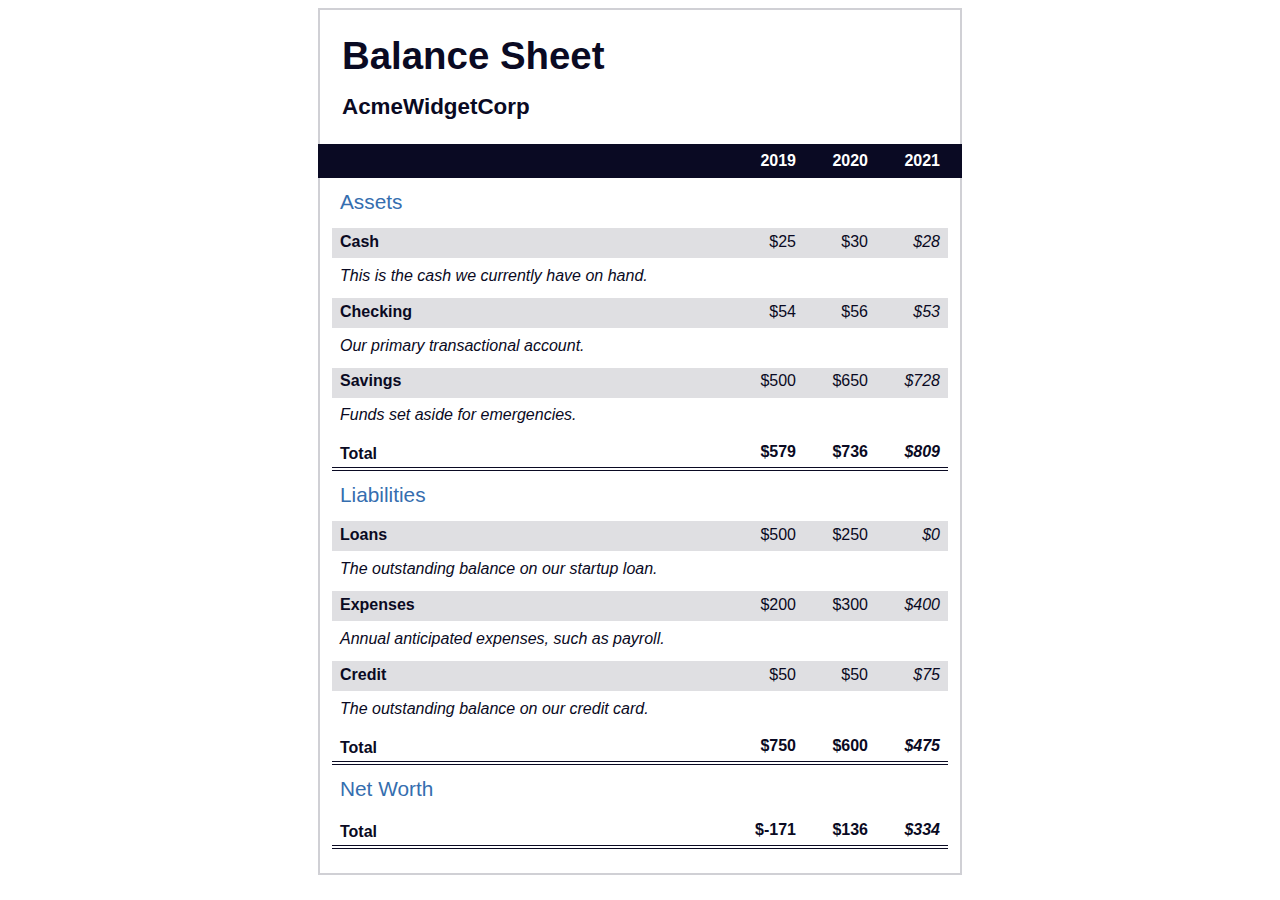
<file: balanceSheet/index.html>
<!DOCTYPE html>
<html lang="en">
  <head>
    <meta charset="UTF-8">
    <meta name="viewport" content="width=device-width, initial-scale=1.0">
    <title>Balance Sheet</title>
    <link rel="stylesheet" href="./styles.css">
  </head>
  <body>
    <main>
      <section>
        <h1>
          <span class="flex">
            <span>AcmeWidgetCorp</span>
            <span>Balance Sheet</span>
          </span>
        </h1>
        <div id="years" aria-hidden="true">
          <span class="year">2019</span>
          <span class="year">2020</span>
          <span class="year">2021</span>
        </div>
        <div class="table-wrap">
          <table>
            <caption>Assets</caption>
            <thead>
              <tr>
                <td></td>
                <th><span class="sr-only year">2019</span></th>
                <th><span class="sr-only year">2020</span></th>
                <th class="current"><span class="sr-only year">2021</span></th>
              </tr>
            </thead>
            <tbody>
              <tr class="data">
                <th>Cash <span class="description">This is the cash we currently have on hand.</span></th>
                <td>$25</td>
                <td>$30</td>
                <td class="current">$28</td>
              </tr>
              <tr class="data">
                <th>Checking <span class="description">Our primary transactional account.</span></th>
                <td>$54</td>
                <td>$56</td>
                <td class="current">$53</td>
              </tr>
              <tr class="data">
                <th>Savings <span class="description">Funds set aside for emergencies.</span></th>
                <td>$500</td>
                <td>$650</td>
                <td class="current">$728</td>
              </tr>
              <tr class="total">
                <th>Total <span class="sr-only">Assets</span></th>
                <td>$579</td>
                <td>$736</td>
                <td class="current">$809</td>
              </tr>
            </tbody>
          </table>
          <table>
            <caption>Liabilities</caption>
            <thead>
              <tr>
              <td></td>
              <th><span class="sr-only">2019</span></th>
              <th><span class="sr-only">2020</span></th>
              <th><span class="sr-only">2021</span></th>
              </tr>
            </thead>
            <tbody>
              <tr class="data">
                <th>Loans <span class="description">The outstanding balance on our startup loan.</span></th>
                <td>$500</td>
                <td>$250</td>
                <td class="current">$0</td>
              </tr>
              <tr class="data">
                <th>Expenses <span class="description">Annual anticipated expenses, such as payroll.</span></th>
                <td>$200</td>
                <td>$300</td>
                <td class="current">$400</td>
              </tr>
              <tr class="data">
                <th>Credit <span class="description">The outstanding balance on our credit card.</span></th>
                <td>$50</td>
                <td>$50</td>
                <td class="current">$75</td>
              </tr>
              <tr class="total">
                <th>Total <span class="sr-only">Liabilities</span></th>
                <td>$750</td>
                <td>$600</td>
                <td class="current">$475</td>
              </tr>
            </tbody>
          </table>
          <table>
            <caption>Net Worth</caption>
            <thead>
              <tr>
              <td></td>
              <th><span class="sr-only">2019</span></th>
              <th><span class="sr-only">2020</span></th>
              <th><span class="sr-only">2021</span></th>
              </tr>
            </thead>
            <tbody>
              <tr class="total">
                <th>Total <span class="sr-only">Net Worth</span></th>
                <td>$-171</td>
                <td>$136</td>
                <td class="current">$334</td>
              </tr>
            </tbody>
          </table>
        </div>
      </section>
    </main>
  </body>
</html>
</file>
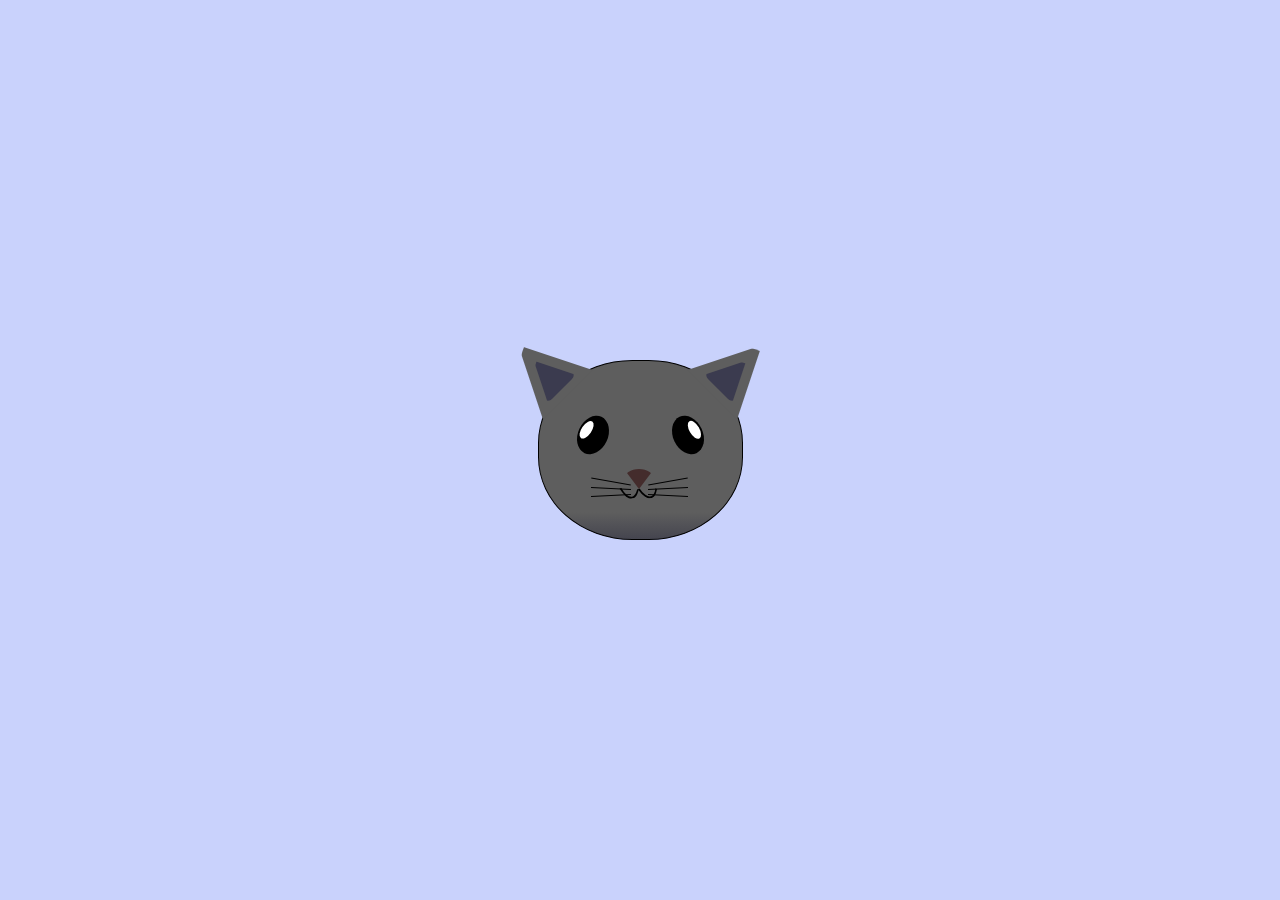
<file: catPainting/index.html>
<!DOCTYPE html>
<html lang="en">
<head>
    <meta charset="UTF-8">
    <title>fCC Cat Painting</title>
    <link rel="stylesheet" href="./styles.css">
</head>
<body>
    <main>
      <div class="cat-head">
        <div class="cat-ears">
          <div class="cat-left-ear">
            <div class="cat-left-inner-ear"></div>
          </div>
          <div class="cat-right-ear">
            <div class="cat-right-inner-ear"></div>
          </div>
        </div>

        <div class="cat-eyes">
          <div class="cat-left-eye">
            <div class="cat-left-inner-eye"></div>
          </div>
          <div class="cat-right-eye">
            <div class="cat-right-inner-eye"></div>
          </div>
        </div>
        
        <div class="cat-nose"></div>

        <div class="cat-mouth">
          <div class="cat-mouth-line-left"></div>
          <div class="cat-mouth-line-right"></div>
        </div>

        <div class="cat-whiskers">
          <div class="cat-whiskers-left">
            <div class="cat-whisker-left-top"></div>
            <div class="cat-whisker-left-middle"></div>
            <div class="cat-whisker-left-bottom"></div>
          </div>
          <div class="cat-whiskers-right">
            <div class="cat-whisker-right-top"></div>
            <div class="cat-whisker-right-middle"></div>
            <div class="cat-whisker-right-bottom"></div>
          </div>
        </div>

      </div>
    </main>
</body>
</html>
</file>
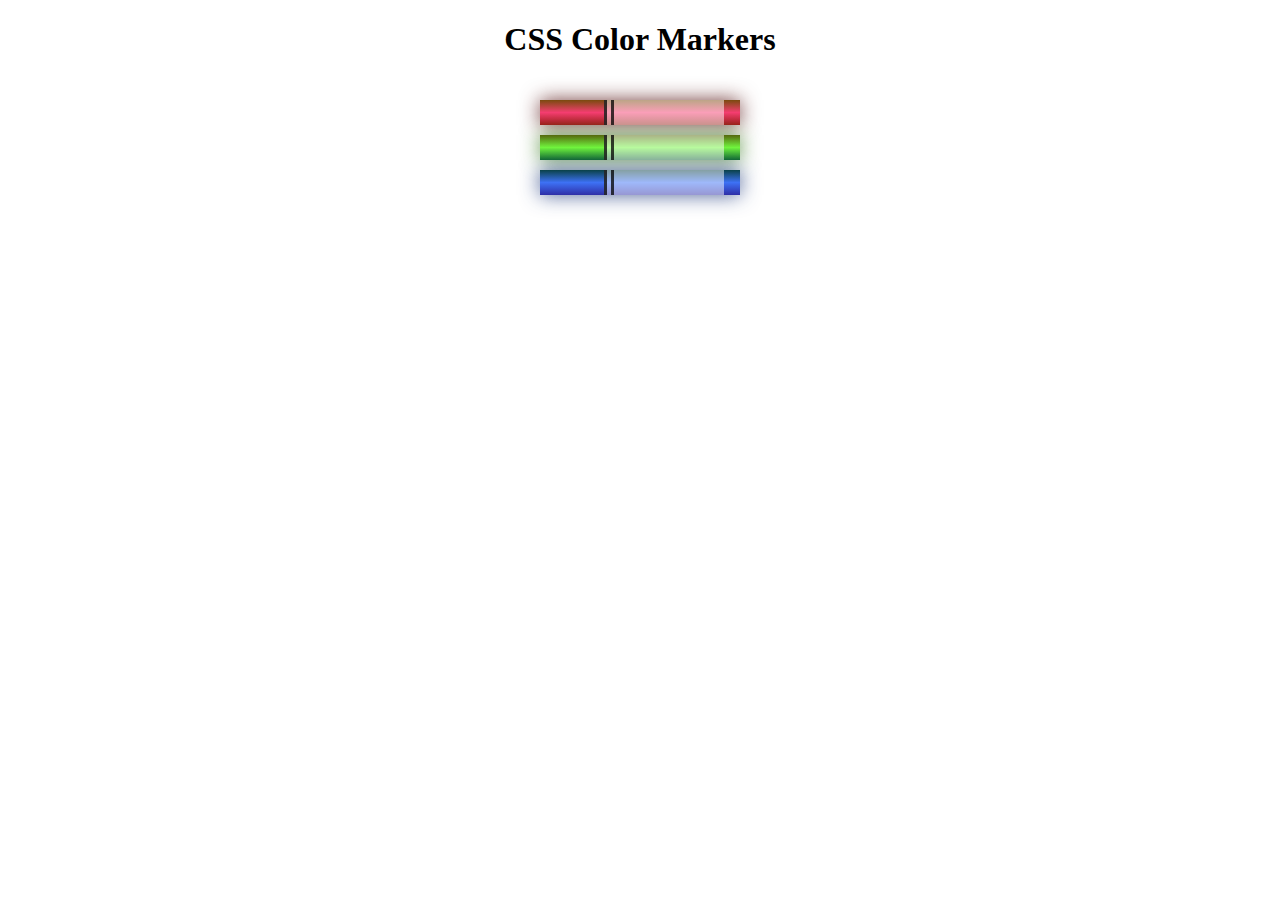
<file: colorMarkers/index.html>
<!DOCTYPE html>
<html lang="en">
  <head>
    <meta charset="utf-8">
    <meta name="viewport" content="width=device-width, initial-scale=1.0">
    <title>Colored Markers</title>
    <link rel="stylesheet" href="styles.css">
  </head>
  <body>
    <h1>CSS Color Markers</h1>
    <div class="container">
      <div class="marker red">
        <div class="cap"></div>
        <div class="sleeve"></div>
      </div>
      <div class="marker green">
        <div class="cap"></div>
        <div class="sleeve"></div>
      </div>
      <div class="marker blue">
        <div class="cap"></div>
        <div class="sleeve"></div>
      </div>
    </div>
  </body>
</html>
</file>
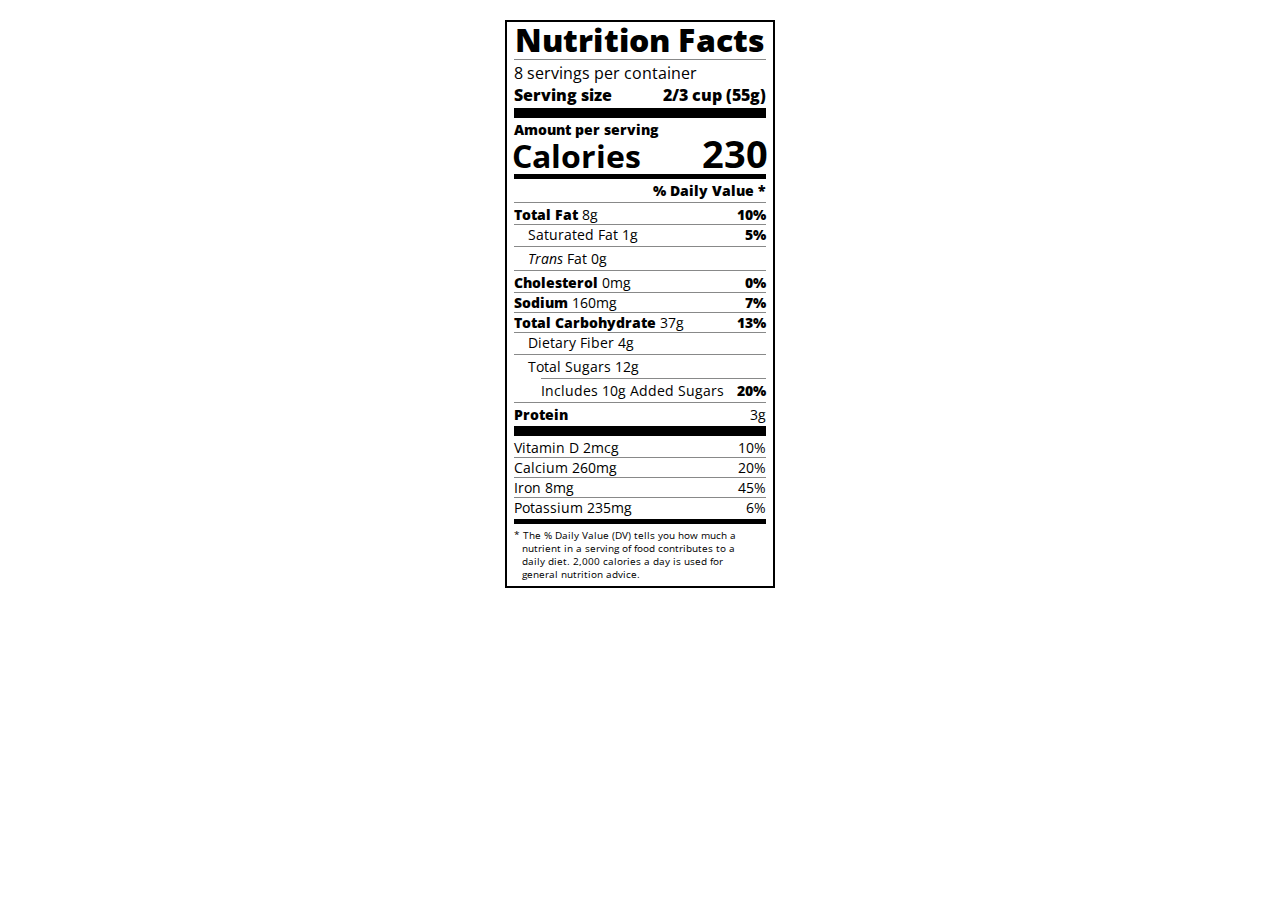
<file: nutritionLabel/index.html>
<!DOCTYPE html>
<html lang="en">

<head>
    <meta charset="UTF-8">
    <title>Nutrition Label</title>
    <link href="https://fonts.googleapis.com/css?family=Open+Sans:400,700,800" rel="stylesheet">
    <link href="./styles.css" rel="stylesheet">
</head>

<body>
    <div class="label">
        <header>
            <h1 class="bold">Nutrition Facts</h1>
            <div class="divider"></div>
            <p>8 servings per container</p>
            <p class="bold">Serving size <span>2/3 cup (55g)</span></p>
        </header>
        <div class="divider large"></div>
        <div class="calories-info">
            <div class="left-container">
                <h2 class="bold small-text">Amount per serving</h2>
                <p>Calories</p>
            </div>
            <span>230</span>
        </div>
        <div class="divider medium"></div>
        <div class="daily-value small-text">
            <p class="bold right no-divider">% Daily Value *</p>
            <div class="divider"></div>
            <p><span><span class="bold">Total Fat</span> 8g</span> <span class="bold">10%</span></p>
            <p class="indent no-divider">Saturated Fat 1g <span class="bold">5%</span></p>
            <div class="divider"></div>
            <p class="indent no-divider"><span><i>Trans</i> Fat 0g</span></p>
            <div class="divider"></div>
            <p><span><span class="bold">Cholesterol</span> 0mg</span> <span class="bold">0%</span></p>
            <p><span><span class="bold">Sodium</span> 160mg</span> <span class="bold">7%</span></p>
            <p><span><span class="bold">Total Carbohydrate</span> 37g</span> <span class="bold">13%</span></p>
            <p class="indent no-divider">Dietary Fiber 4g</p>
            <div class="divider"></div>
            <p class="indent no-divider">Total Sugars 12g</p>
            <div class="divider double-indent"></div>
            <p class="double-indent no-divider">Includes 10g Added Sugars <span class="bold">20%</span>
            <div class="divider"></div>
            <p class="no-divider"><span class="bold">Protein</span> 3g</p>
            <div class="divider large"></div>
            <p>Vitamin D 2mcg <span>10%</span></p>
            <p>Calcium 260mg <span>20%</span></p>
            <p>Iron 8mg <span>45%</span></p>
            <p class="no-divider">Potassium 235mg <span>6%</span></p>
        </div>
        <div class="divider medium"></div>
        <p class="note">* The % Daily Value (DV) tells you how much a nutrient in a serving of food contributes to a
            daily
            diet. 2,000 calories a day is used for general nutrition advice.</p>
    </div>
</body>

</html>
</file>
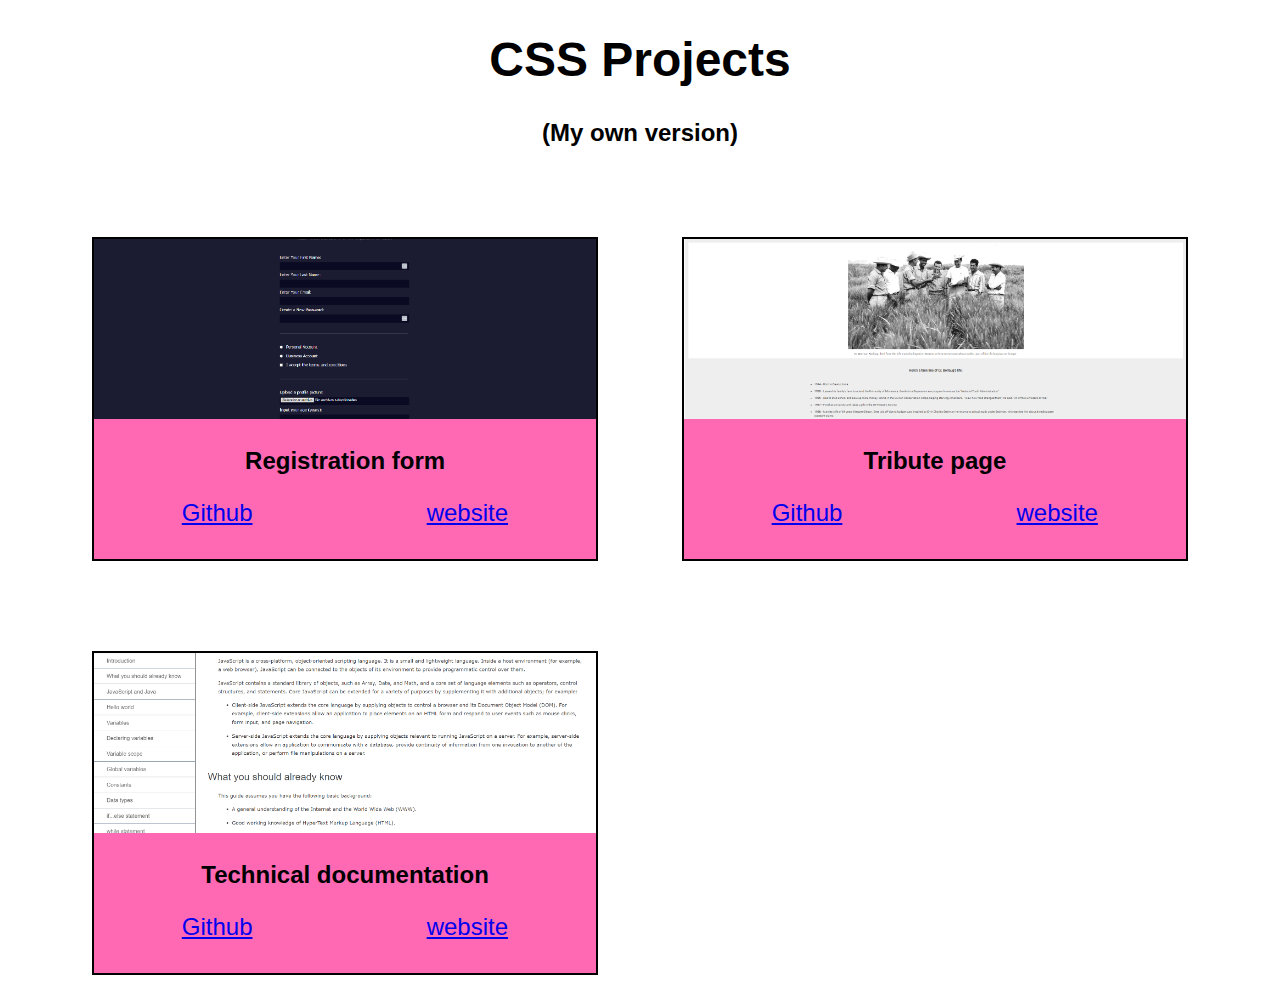
<file: projects/index.html>
<!DOCTYPE html>
<html lang="es">
<head>
    <meta charset="UTF-8">
    <meta name="viewport" content="width=device-width, initial-scale=1.0">
    <title>Projects</title>
    <link rel="stylesheet" href="styles.css" />
</head>
<body>
    <h1>CSS Projects</h1>
    <h3>(My own version)</h3>
    <div id="proyectos">
        <div class="proyecto">
            <img src="./images/registration_form.png" alt="Registration Form">
            <h3>Registration form</h3>
            <a target="_blank" href="https://github.com/cryselayala98/CSS-practice-projects/tree/main/registrationForm">Github</a>
            <a target="_blank" href="https://csswebdesignprojects.netlify.app/registrationform/">website</a>
        </div>
        <div class="proyecto">
            <img src="./images/tribute_page.png" alt="Tribute Page">
            <h3>Tribute page</h3>
            <a target="_blank" href="https://github.com/cryselayala98/CSS-practice-projects/tree/main/tributePage">Github</a>
            <a target="_blank" href="https://csswebdesignprojects.netlify.app/tributePage">website</a>
        </div>
        <div class="proyecto">
            <img src="./images/technical_documentation.png" alt="Technical Documentation">
            <h3>Technical documentation</h3>
            <a target="_blank" href="https://github.com/cryselayala98/CSS-practice-projects/tree/main/technicalDocumentation">Github</a>
            <a target="_blank" href="https://csswebdesignprojects.netlify.app/technicalDocumentation">website</a>
        </div>
    </div>
</body>
</html>
</file>
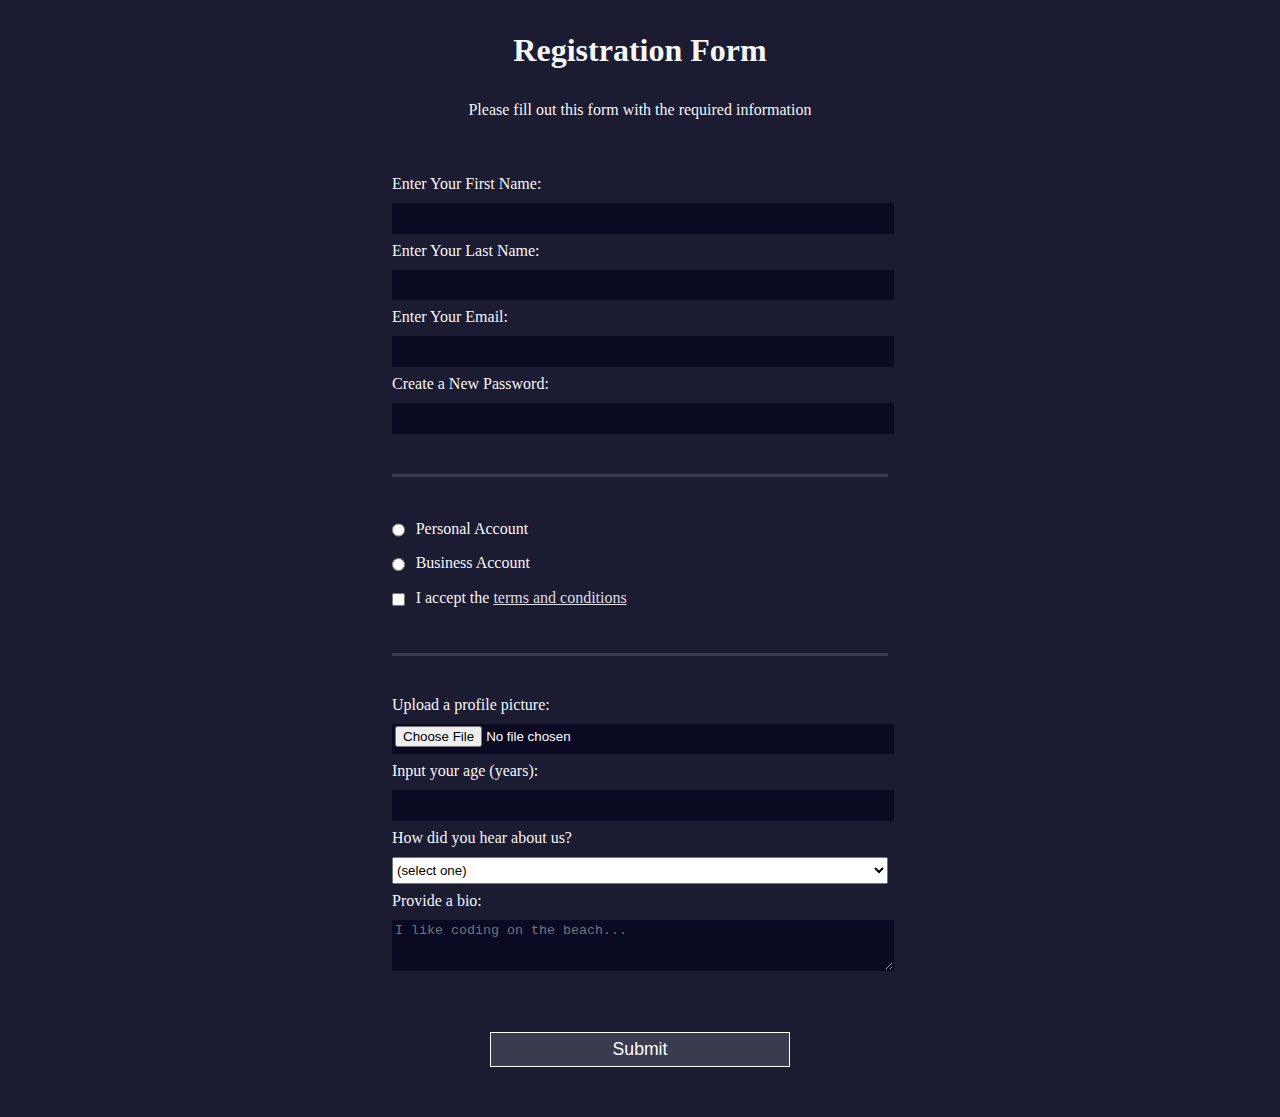
<file: registrationForm/index.html>
<!DOCTYPE html>
<html lang="en">

<head>
    <meta charset="UTF-8">
    <title>Registration Form</title>
    <link rel="stylesheet" href="styles.css" />
</head>

<body>
    <h1>Registration Form</h1>
    <p>Please fill out this form with the required information</p>
    <form method="post" action='https://register-demo.freecodecamp.org'>
        <fieldset>
            <label for="first-name">Enter Your First Name: <input id="first-name" name="first-name" type="text"
                    required /></label>
            <label for="last-name">Enter Your Last Name: <input id="last-name" name="last-name" type="text"
                    required /></label>
            <label for="email">Enter Your Email: <input id="email" name="email" type="email" required /></label>
            <label for="new-password">Create a New Password: <input id="new-password" name="new-password"
                    type="password" pattern="[a-z0-5]{8,}" required /></label>
        </fieldset>
        <fieldset>
            <label for="personal-account"><input id="personal-account" type="radio" name="account-type"
                    class="inline" /> Personal Account</label>
            <label for="business-account"><input id="business-account" type="radio" name="account-type"
                    class="inline" /> Business Account</label>
            <label for="terms-and-conditions">
                <input id="terms-and-conditions" type="checkbox" required name="terms-and-conditions" class="inline" />
                I accept the <a href="https://www.freecodecamp.org/news/terms-of-service/">terms and conditions</a>
            </label>
        </fieldset>
        <fieldset>
            <label for="profile-picture">Upload a profile picture: <input id="profile-picture" type="file"
                    name="file" /></label>
            <label for="age">Input your age (years): <input id="age" type="number" name="age" min="13"
                    max="120" /></label>
            <label for="referrer">How did you hear about us?
                <select id="referrer" name="referrer">
                    <option value="">(select one)</option>
                    <option value="1">freeCodeCamp News</option>
                    <option value="2">freeCodeCamp YouTube Channel</option>
                    <option value="3">freeCodeCamp Forum</option>
                    <option value="4">Other</option>
                </select>
            </label>
            <label for="bio">Provide a bio:
                <textarea id="bio" name="bio" rows="3" cols="30" placeholder="I like coding on the beach..."></textarea>
            </label>
        </fieldset>
        <input type="submit" value="Submit" />
    </form>
</body>

</html>
</file>
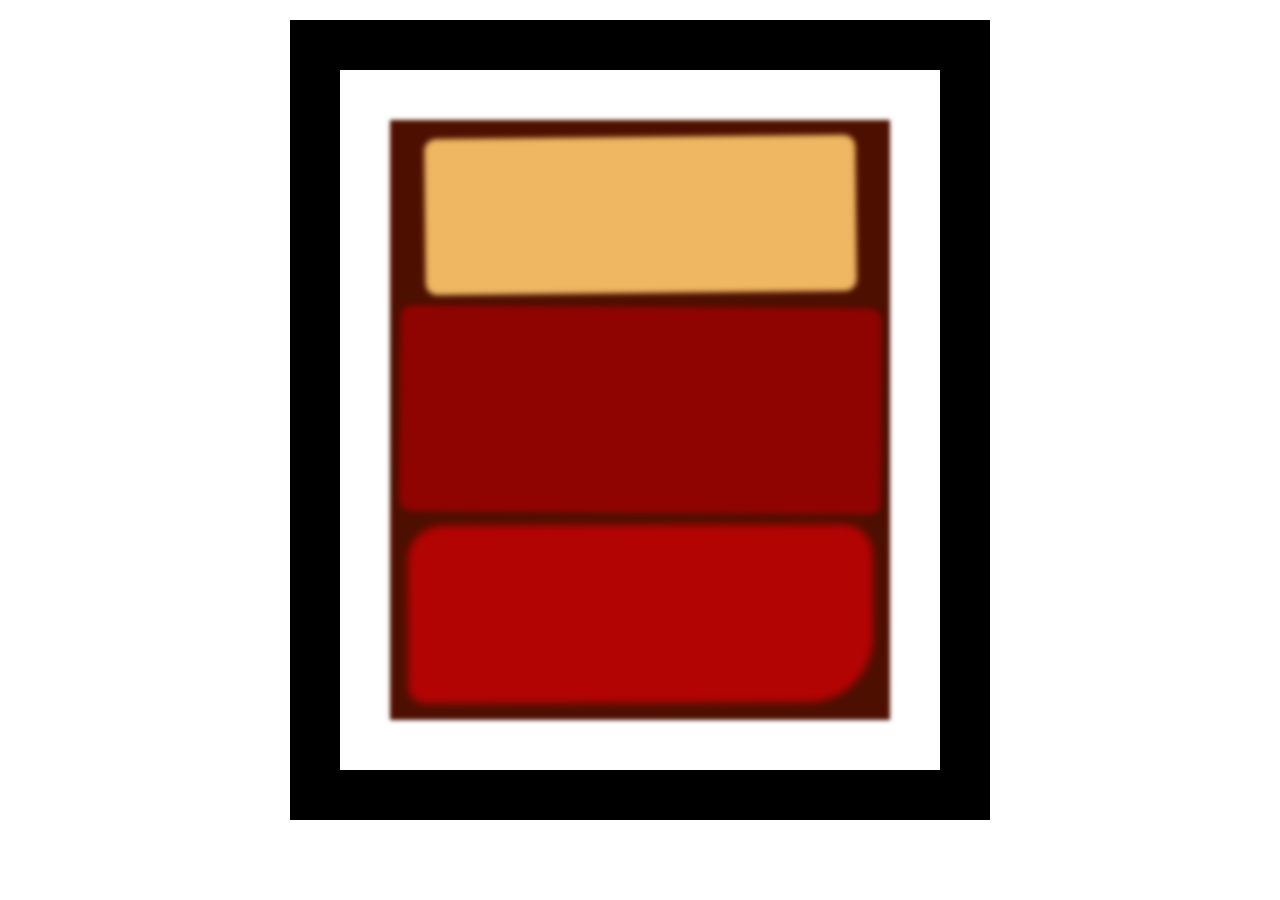
<file: rothkoPainting/index.html>
<!DOCTYPE html>
<html lang="en">
  <head>
    <meta charset="UTF-8">
    <title>Rothko Painting</title>
    <link href="./styles.css" rel="stylesheet">
  </head>
  <body>
    <div class="frame">
      <div class="canvas">
        <div class="one"></div>
        <div class="two"></div>
        <div class="three"></div>
      </div>
    </div>
  </body>
</html>
</file>
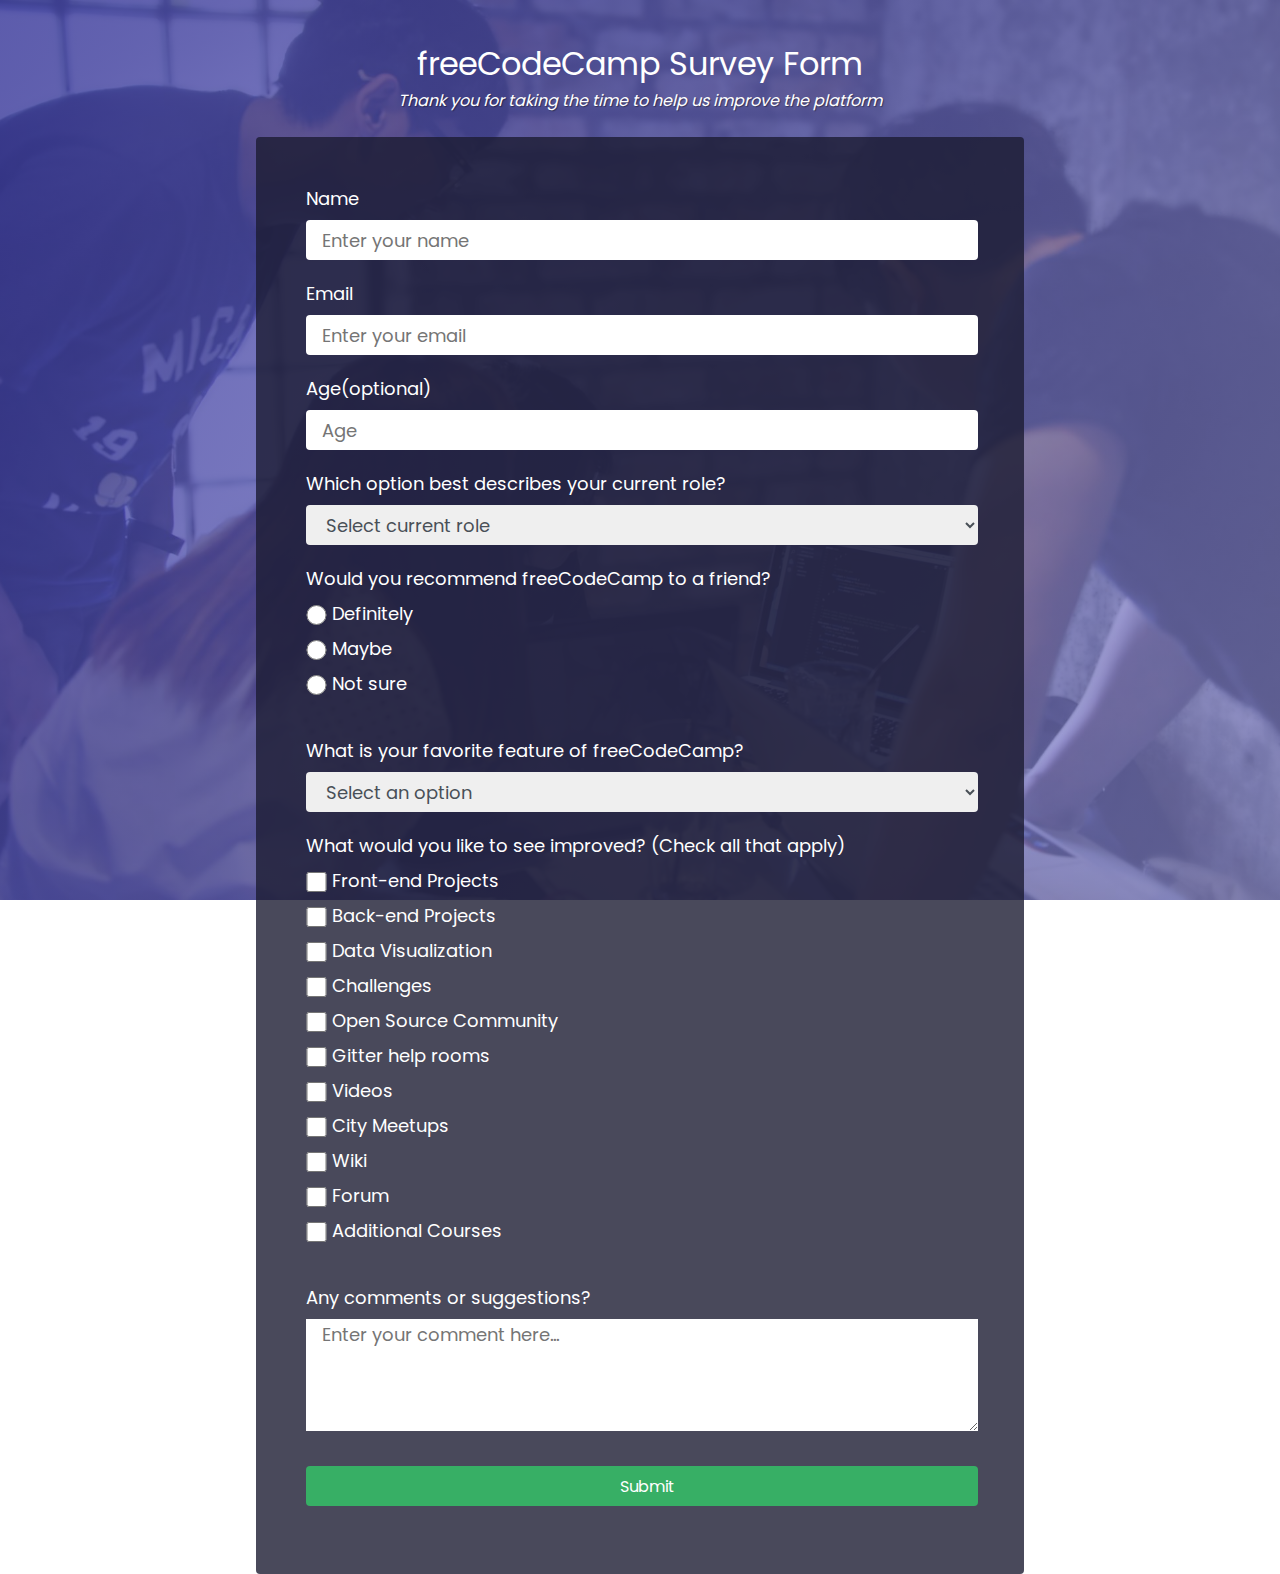
<file: surveyForm/index.html>
<!DOCTYPE html>
<html lang="en">
    <head>
        <meta charset="UTF-8">
        <meta name="viewport" content="width=device-width, initial-scale=1.0" />
        <title>Survey</title>
        <link rel="stylesheet" href="styles.css" />
    </head>
    <body>
        <h1 id="title">freeCodeCamp Survey Form</h1>
        <p id="description">Thank you for taking the time to help us improve the platform</p>
        <div class="container">
            <form action="#" method="post" id="survey-form">
                <fieldset>
                    <label for="name" id="name-label">Name
                        <input type="text" id="name" name="name" placeholder="Enter your name" required>
                    </label>
                    <label for="email" id="email-label">Email
                        <input type="email" name="email" id="email" placeholder="Enter your email" required>
                    </label>
                    <label for="number" id="number-label">Age<span>(optional)</span>
                        <input type="number" name="number" id="number" min="0" max="120" placeholder="Age">
                    </label>
                    <label for="dropdown">Which option best describes your current role?
                        <select id="dropdown" name="dropdown">
                            <option value="" selected disabled>Select current role</option>
                            <option value="1">Student</option>
                            <option value="2">Full Time Job</option>
                            <option value="3">Full Time Learner</option>
                            <option value="4">Prefer not to say</option>
                            <option value="5">Other</option>
                        </select>
                    </label>
                </fieldset>
                <fieldset>
                    <label>
                        Would you recommend freeCodeCamp to a friend?
                    </label>
                    <label for="definitely" class="label-radio">
                        <input id="definitely" type="radio" name="recommend" value="1">
                        Definitely
                    </label>
                    <label for="maybe" class="label-radio">
                        <input id="maybe" type="radio" name="recommend" value="2">
                        Maybe
                    </label>
                    <label for="definitely" class="label-radio last-opt">
                        <input id="not sure" type="radio" name="recommend" value="3">
                        Not sure
                    </label>
                    <label for="favorite-feature">
                        What is your favorite feature of freeCodeCamp?
                        <select id="favorite-feature" name="favorite-feature">
                            <option value="" selected disabled>Select an option</option>
                            <option value="1">Challenges</option>
                            <option value="2">Projects</option>
                            <option value="3">Community</option>
                            <option value="4">Open Source</option>
                        </select>
                    </label>
                    <label>
                        What would you like to see improved? <span>(Check all that apply)</span>
                    </label>
                    <label for="front-end-projects" class="label-checkbox">
                        <input type="checkbox" name="improve-features" id="front-end-projects" value="1">
                        Front-end Projects
                    </label>
                    <label for="back-end-projects" class="label-checkbox">
                        <input type="checkbox" name="improve-features" id="back-end-projects" value="2">
                        Back-end Projects
                    </label>
                    <label for="data-visualization" class="label-checkbox">
                        <input type="checkbox" name="improve-features" id="data-visualization" value="3">
                        Data Visualization
                    </label>
                    <label for="challenges" class="label-checkbox">
                        <input type="checkbox" name="improve-features" id="challenges" value="4">
                        Challenges
                    </label>
                    <label for="open-source-community" class="label-checkbox">
                        <input type="checkbox" name="improve-features" id="open-source-community" value="5">
                        Open Source Community
                    </label>
                    <label for="gitter-help-rooms" class="label-checkbox">
                        <input type="checkbox" name="improve-features" id="gitter-help-rooms" value="6">
                        Gitter help rooms
                    </label>
                    <label for="videos" class="label-checkbox">
                        <input type="checkbox" name="improve-features" id="videos" value="7">
                        Videos
                    </label>
                    <label for="city-meetups" class="label-checkbox">
                        <input type="checkbox" name="improve-features" id="city-meetups" value="8">
                        City Meetups
                    </label>
                    <label for="wiki" class="label-checkbox">
                        <input type="checkbox" name="improve-features" id="wiki" value="9">
                        Wiki
                    </label>
                    <label for="forum" class="label-checkbox">
                        <input type="checkbox" name="improve-features" id="forum" value="10">
                        Forum
                    </label>
                    <label for="additional-courses" class="label-checkbox last-opt">
                        <input type="checkbox" name="improve-features" id="additional-courses" value="11">
                        Additional Courses
                    </label>
                    <label for="comments">
                        Any comments or suggestions?
                        <textarea id="comments" name="comments" placeholder="Enter your comment here..."></textarea>
                    </label>
                </fieldset>
                <fieldset>
                    <input type="submit" value="Submit" id="submit"/>
                </fieldset>
            </form>
        </div>
    </body>
</html>
</file>
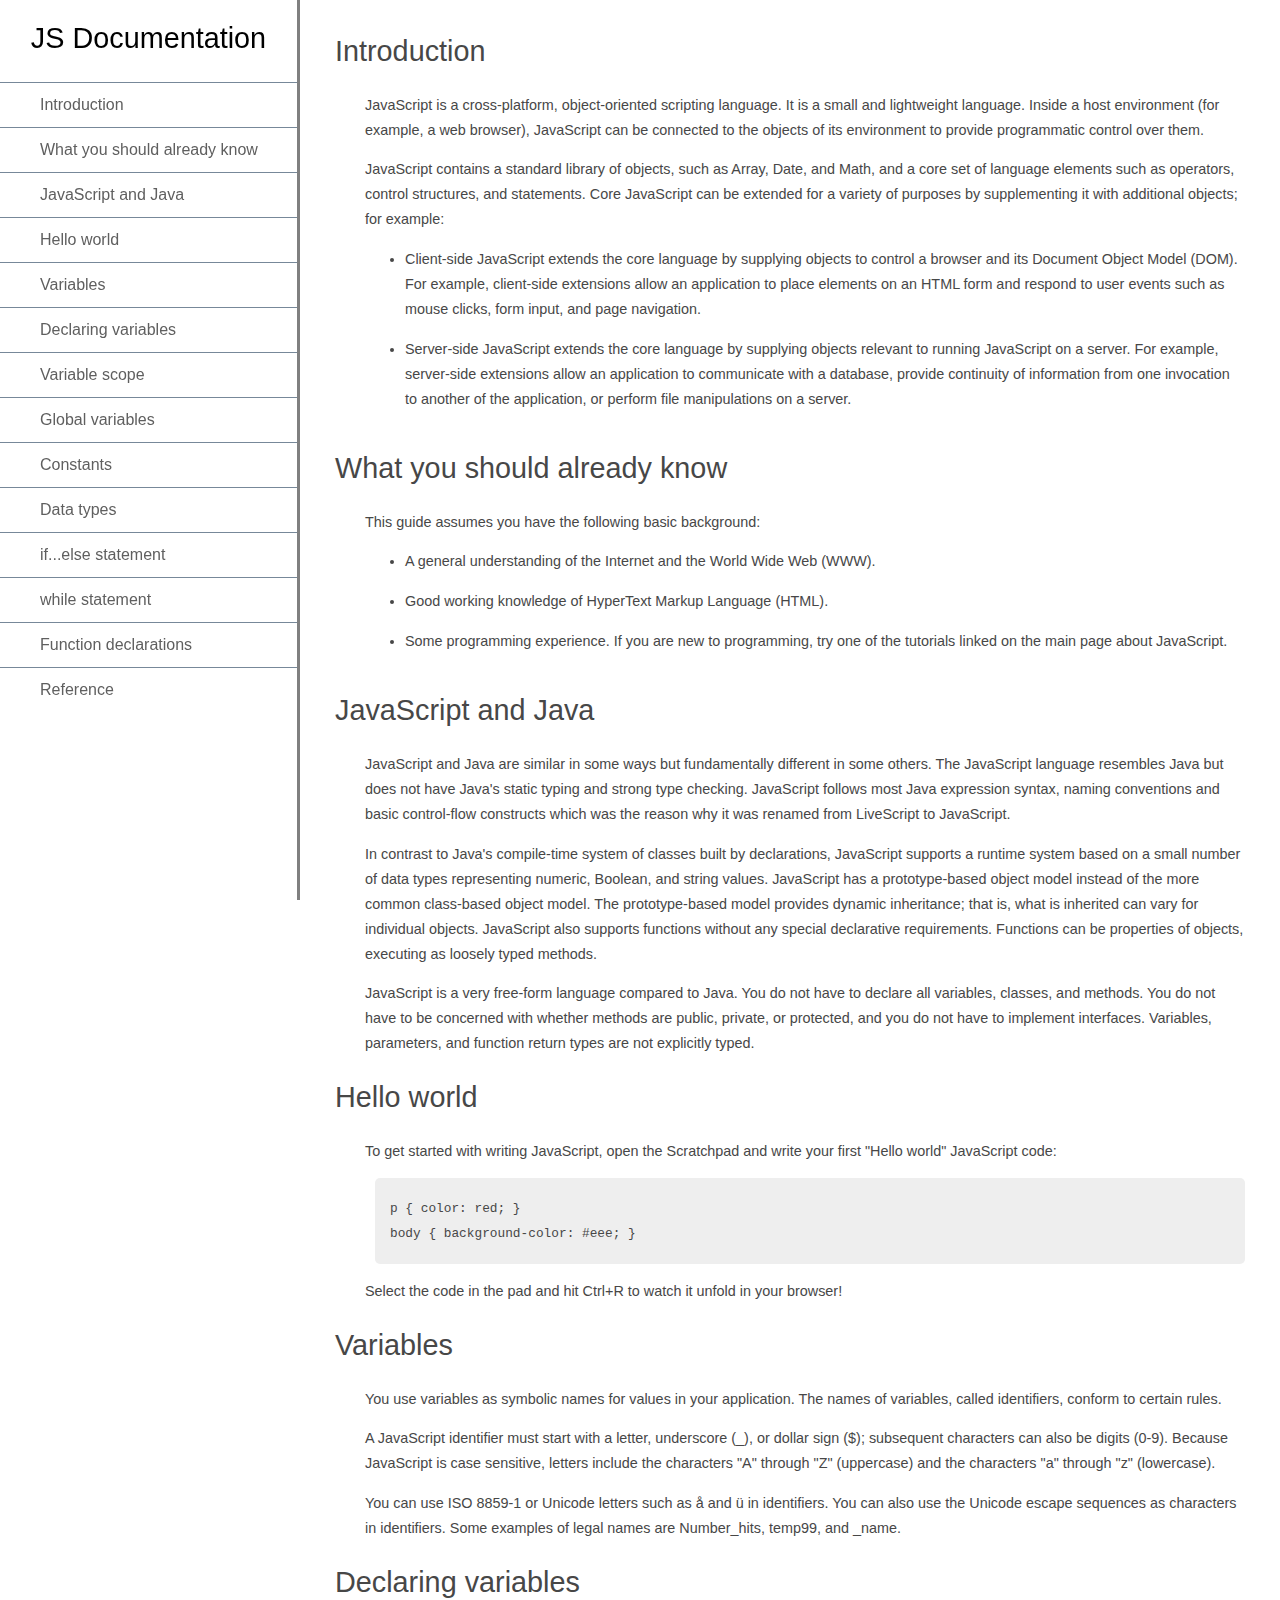
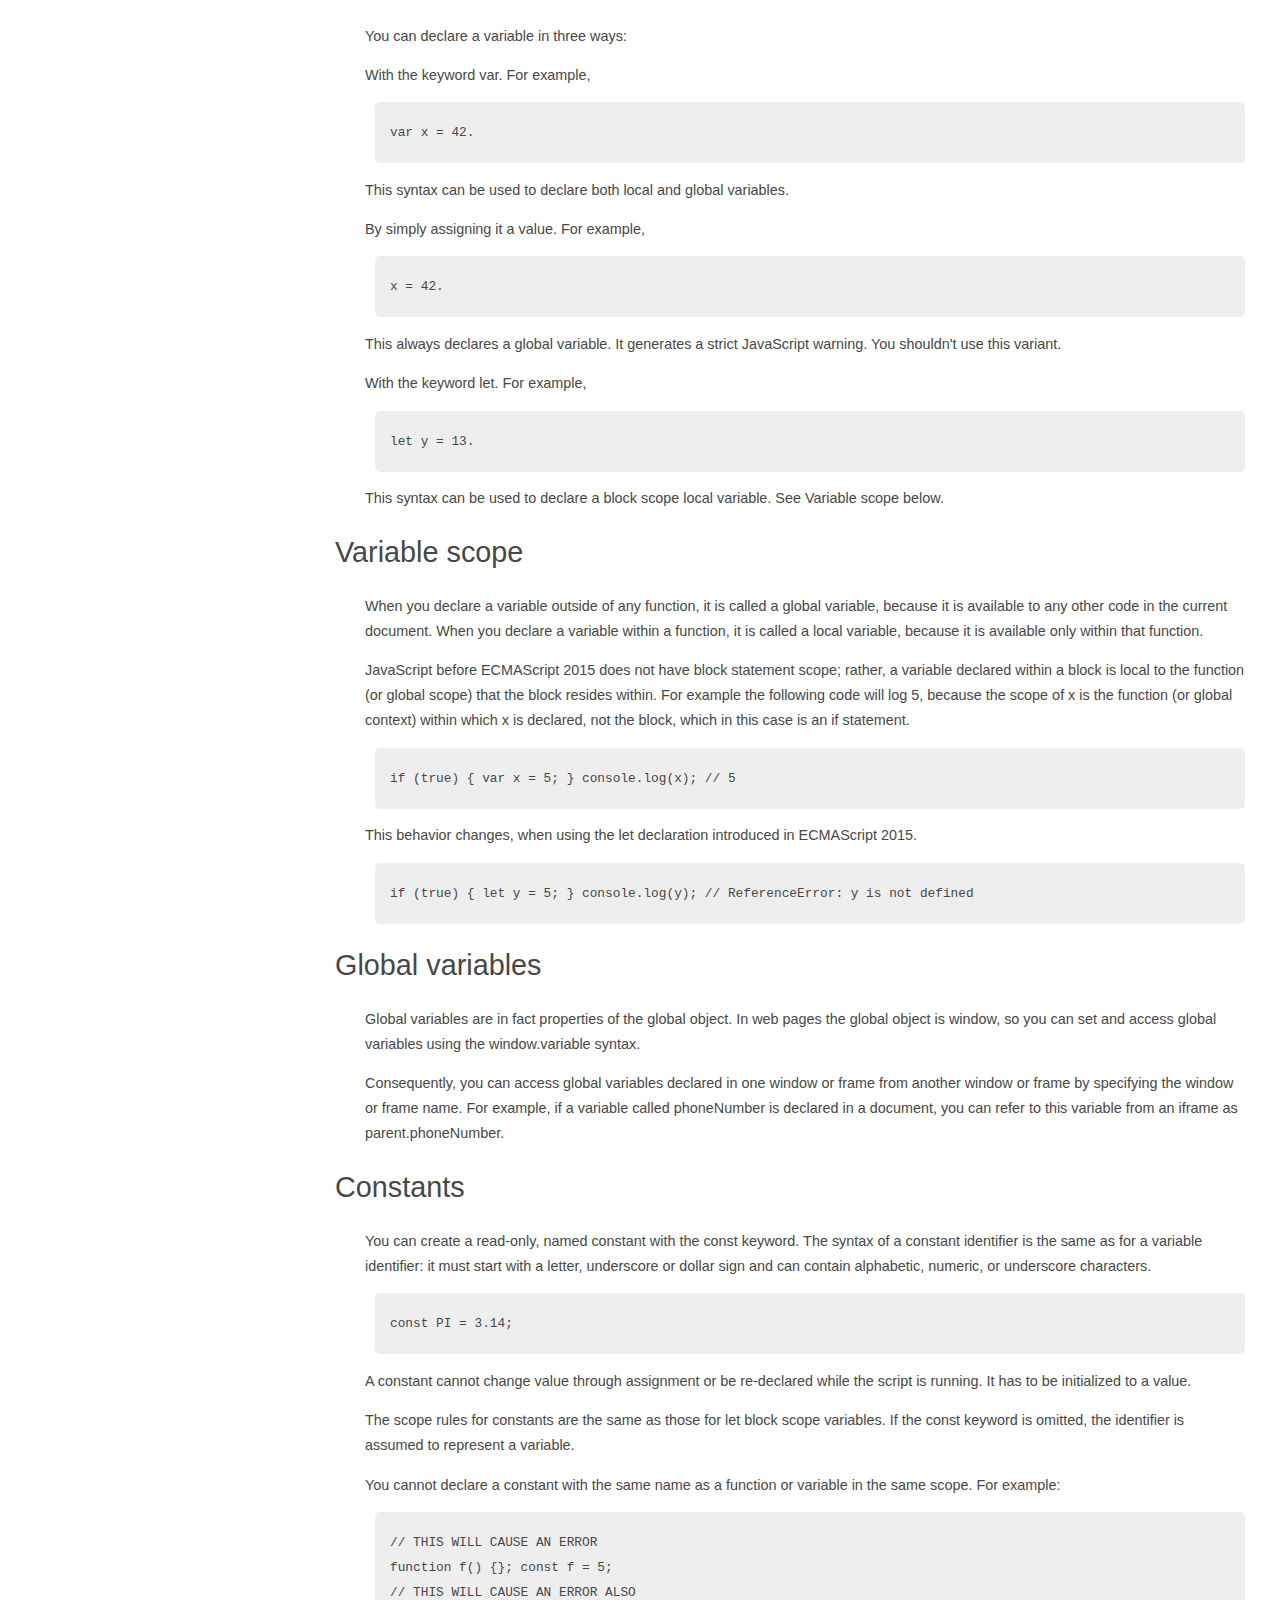
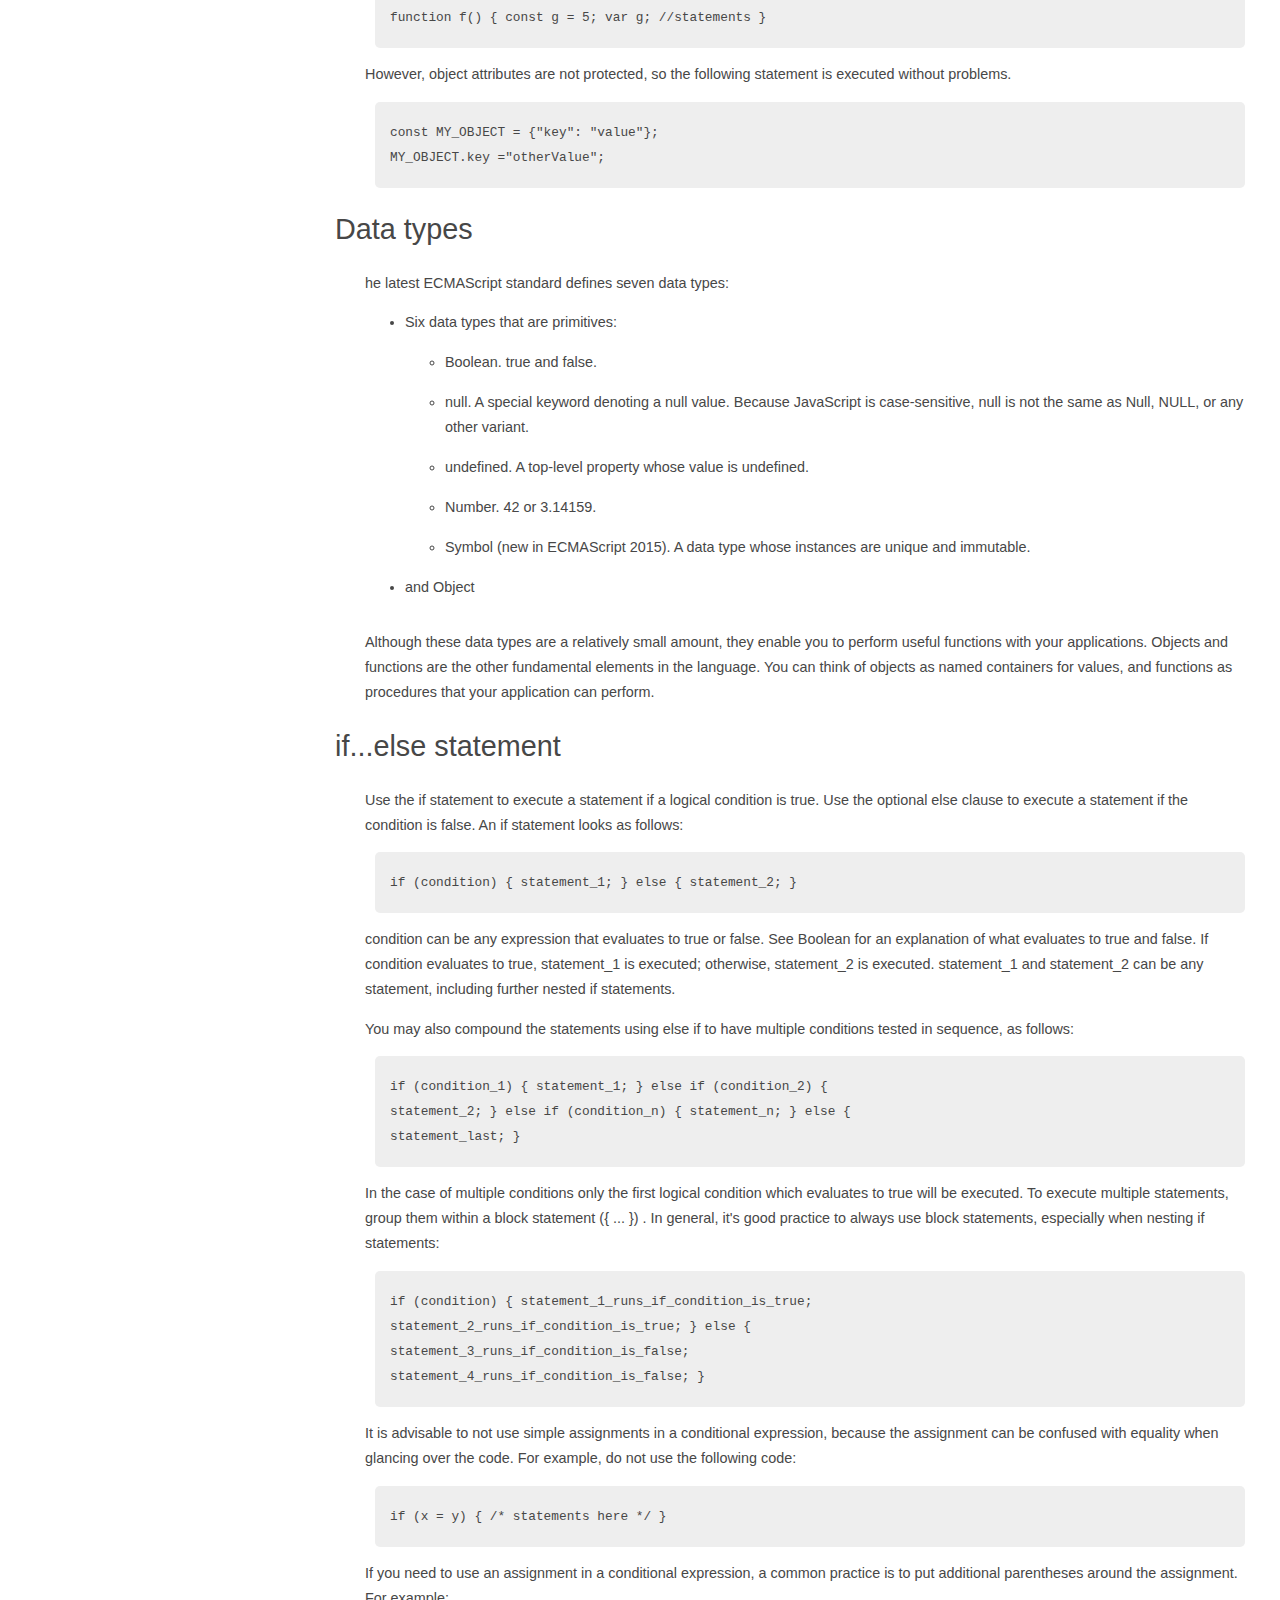
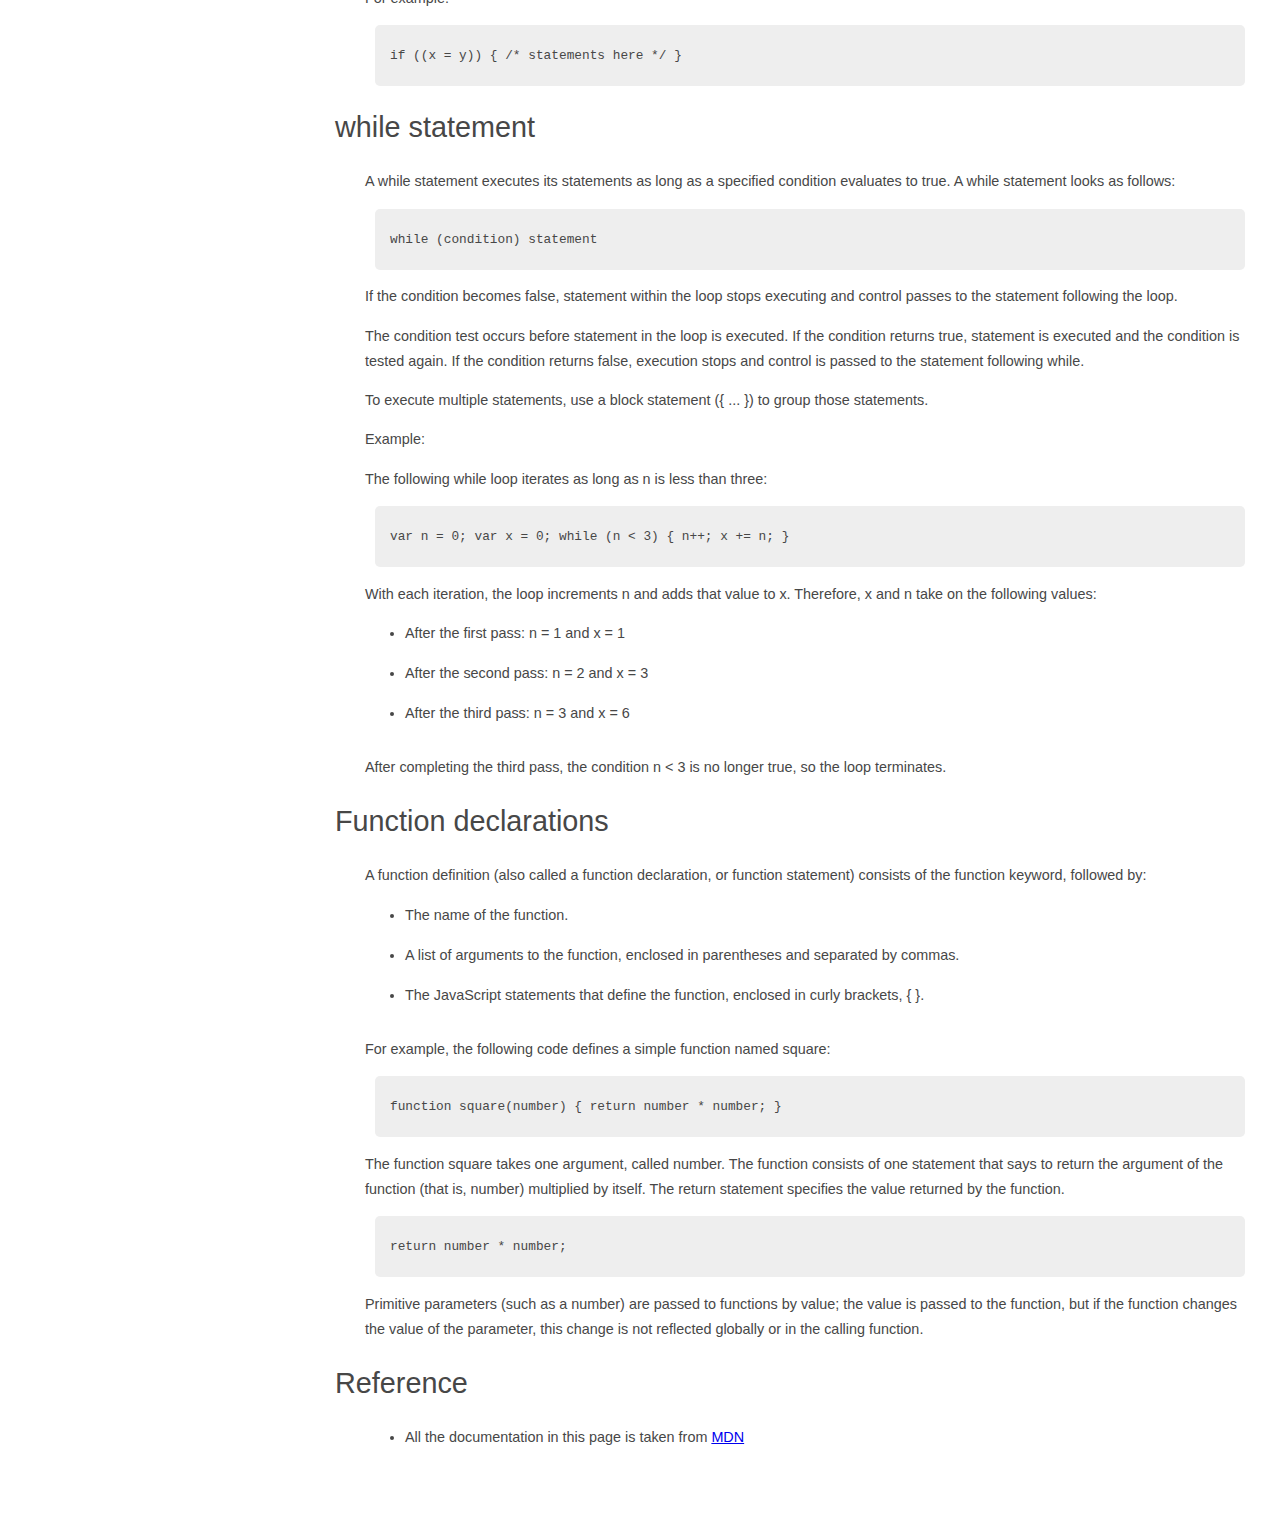
<file: technicalDocumentation/index.html>
<!DOCTYPE html>
<html lang="en">
<head>
    <meta charset="UTF-8">
    <meta name="viewport" content="width=device-width, initial-scale=1.0">
    <title>Technical documentation page</title>
    <link rel="stylesheet" href="styles.css" />
</head>
<body>
    <!--MENU-->
    <nav id="navbar">
        <header>
            <h1>JS Documentation</h1>
        </header>
        <div class="list-wrapper">
            <ul id="topics">
                <li>
                    <a href="#Introduction" class="nav-link">Introduction</a>
                </li>
                <li>
                    <a href="#What_you_should_already_know" class="nav-link">What you should already know</a>
                </li>
                <li>
                    <a href="#Javascript_and_Java" class="nav-link">JavaScript and Java</a>
                </li>
                <li>
                    <a href="#Hello_world" class="nav-link">Hello world</a>
                </li>
                <li>
                    <a href="#Variables" class="nav-link">Variables</a>
                </li>
                <li>
                    <a href="#Declaring_variables" class="nav-link">Declaring variables</a>
                </li>
                <li>
                    <a href="#Variable_scope" class="nav-link">Variable scope</a>
                </li>
                <li>
                    <a href="#Global_variables" class="nav-link">Global variables</a>
                </li>
                <li>
                    <a href="#Constants" class="nav-link">Constants</a>
                </li>
                <li>
                    <a href="#Data_types" class="nav-link">Data types</a>
                </li>
                <li>
                    <a href="#if...else_statement" class="nav-link">if...else statement</a>
                </li>
                <li>
                    <a href="#while_statement" class="nav-link">while statement</a>
                </li>
                <li>
                    <a href="#Function_declarations" class="nav-link">Function declarations</a>
                </li>
                <li>
                    <a href="#Reference" class="nav-link">Reference</a>
                </li>
            </ul>
        </div>

    </nav>
    <!--MAIN SECTION-->
    <main id="main-doc">
        <section class="main-section" id="Introduction">
            <header class="section-title">Introduction</header>
            <article>
                <p>JavaScript is a cross-platform, object-oriented scripting language. It is a small and lightweight language. Inside a host environment (for example, a web browser), JavaScript can be connected to the objects of its environment to provide programmatic control over them.</p>
                <p>JavaScript contains a standard library of objects, such as Array, Date, and Math, and a core set of language elements such as operators, control structures, and statements. Core JavaScript can be extended for a variety of purposes by supplementing it with additional objects; for example:</p>
                <ul>
                    <li>Client-side JavaScript extends the core language by supplying objects to control a browser and its Document Object Model (DOM). For example, client-side extensions allow an application to place elements on an HTML form and respond to user events such as mouse clicks, form input, and page navigation.</li>
                    <li>Server-side JavaScript extends the core language by supplying objects relevant to running JavaScript on a server. For example, server-side extensions allow an application to communicate with a database, provide continuity of information from one invocation to another of the application, or perform file manipulations on a server.</li>
                </ul>
            </article>
        </section>
        <section class="main-section" id="What_you_should_already_know">
            <header class="section-title">What you should already know</header>
            <article>
                <p>This guide assumes you have the following basic background:</p>
                <ul>
                    <li>A general understanding of the Internet and the World Wide Web (WWW).</li>
                    <li>Good working knowledge of HyperText Markup Language (HTML).</li>
                    <li>Some programming experience. If you are new to programming, try one of the tutorials linked on the main page about JavaScript.</li>
                </ul>
            </article>
        </section>
        <section class="main-section" id="Javascript_and_Java">
            <header class="section-title">JavaScript and Java</header>
            <article>
                <p>JavaScript and Java are similar in some ways but fundamentally different in some others. The JavaScript language resembles Java but does not have Java's static typing and strong type checking. JavaScript follows most Java expression syntax, naming conventions and basic control-flow constructs which was the reason why it was renamed from LiveScript to JavaScript.</p>
                <p>In contrast to Java's compile-time system of classes built by declarations, JavaScript supports a runtime system based on a small number of data types representing numeric, Boolean, and string values. JavaScript has a prototype-based object model instead of the more common class-based object model. The prototype-based model provides dynamic inheritance; that is, what is inherited can vary for individual objects. JavaScript also supports functions without any special declarative requirements. Functions can be properties of objects, executing as loosely typed methods.</p>
                <p>JavaScript is a very free-form language compared to Java. You do not have to declare all variables, classes, and methods. You do not have to be concerned with whether methods are public, private, or protected, and you do not have to implement interfaces. Variables, parameters, and function return types are not explicitly typed.</p>
            </article>
        </section>
        <section class="main-section" id="Hello_world">
            <header class="section-title">Hello world</header>
            <article>
                <p>To get started with writing JavaScript, open the Scratchpad and write your first "Hello world" JavaScript code:</p>
                <code>p { color: red; } <span class="line-break"></span> body { background-color: #eee; } </code>
                <p>Select the code in the pad and hit Ctrl+R to watch it unfold in your browser!</p>
            </article>
        </section>
        <section class="main-section" id="Variables">
            <header class="section-title">Variables</header>
            <article>
                <p>You use variables as symbolic names for values in your application. The names of variables, called identifiers, conform to certain rules.</p>
                <p>A JavaScript identifier must start with a letter, underscore (_), or dollar sign ($); subsequent characters can also be digits (0-9). Because JavaScript is case sensitive, letters include the characters "A" through "Z" (uppercase) and the characters "a" through "z" (lowercase).</p>
                <p>You can use ISO 8859-1 or Unicode letters such as å and ü in identifiers. You can also use the Unicode escape sequences as characters in identifiers. Some examples of legal names are Number_hits, temp99, and _name.</p>
            </article>
        </section>
        <section class="main-section" id="Declaring_variables">
            <header class="section-title">Declaring variables</header>
            <article>
                <p>You can declare a variable in three ways:</p>
                <p>With the keyword var. For example,</p>
                <code>var x = 42.</code>
                <p>This syntax can be used to declare both local and global variables.</p>
                <p>By simply assigning it a value. For example,</p>
                <code>x = 42.</code>
                <p>This always declares a global variable. It generates a strict JavaScript warning. You shouldn't use this variant.</p>
                <p>With the keyword let. For example,</p>
                <code>let y = 13.</code>
                <p>This syntax can be used to declare a block scope local variable. See Variable scope below.</p>
            </article>
        </section>
        <section class="main-section" id="Variable_scope">
            <header class="section-title">Variable scope</header>
            <article>
                <p>When you declare a variable outside of any function, it is called a global variable, because it is available to any other code in the current document. When you declare a variable within a function, it is called a local variable, because it is available only within that function.</p>
                <p>JavaScript before ECMAScript 2015 does not have block statement scope; rather, a variable declared within a block is local to the function (or global scope) that the block resides within. For example the following code will log 5, because the scope of x is the function (or global context) within which x is declared, not the block, which in this case is an if statement.</p>
                <code>if (true) { var x = 5; } console.log(x); // 5</code>
                <p>This behavior changes, when using the let declaration introduced in ECMAScript 2015.</p>
                <code>if (true) { let y = 5; } console.log(y); // ReferenceError: y is not defined</code>
            </article>
        </section>
        <section class="main-section" id="Global_variables">
            <header class="section-title">Global variables</header>
            <article>
                <p>Global variables are in fact properties of the global object. In web pages the global object is window, so you can set and access global variables using the window.variable syntax.</p>
                <p>Consequently, you can access global variables declared in one window or frame from another window or frame by specifying the window or frame name. For example, if a variable called phoneNumber is declared in a document, you can refer to this variable from an iframe as parent.phoneNumber.</p>
            </article>
        </section>
        <section class="main-section" id="Constants">
            <header class="section-title">Constants</header>
            <article>
                <p>You can create a read-only, named constant with the const keyword. The syntax of a constant identifier is the same as for a variable identifier: it must start with a letter, underscore or dollar sign and can contain alphabetic, numeric, or underscore characters.</p>
                <code>const PI = 3.14;</code>
                <p>A constant cannot change value through assignment or be re-declared while the script is running. It has to be initialized to a value.</p>
                <p>The scope rules for constants are the same as those for let block scope variables. If the const keyword is omitted, the identifier is assumed to represent a variable.</p>
                <p>You cannot declare a constant with the same name as a function or variable in the same scope. For example:</p>
                <code>// THIS WILL CAUSE AN ERROR <span class="line-break"></span> function f() {}; const f = 5; <span class="line-break"></span> // THIS WILL CAUSE AN ERROR ALSO <span class="line-break"></span> function f() { const g = 5; var g; //statements }</code>
                <p>However, object attributes are not protected, so the following statement is executed without problems.</p>
                <code>const MY_OBJECT = {"key": "value"}; <span class="line-break"></span> MY_OBJECT.key ="otherValue";</code>
            </article>
        </section>
        <section class="main-section" id="Data_types">
            <header class="section-title">Data types</header>
            <article>
                <p>he latest ECMAScript standard defines seven data types:</p>
                <ul>
                    <li>Six data types that are primitives:</li>
                    <ul>
                        <li>Boolean. true and false.</li>
                        <li>null. A special keyword denoting a null value. Because JavaScript is case-sensitive, null is not the same as Null, NULL, or any other variant.</li>
                        <li>undefined. A top-level property whose value is undefined.</li>
                        <li>Number. 42 or 3.14159.</li>
                        <li>Symbol (new in ECMAScript 2015). A data type whose instances are unique and immutable.</li>
                    </ul>
                    <li>and Object</li>
                </ul>
                <p>Although these data types are a relatively small amount, they enable you to perform useful functions with your applications. Objects and functions are the other fundamental elements in the language. You can think of objects as named containers for values, and functions as procedures that your application can perform.</p>
            </article>
        </section>
        <section class="main-section" id="if...else_statement">
            <header class="section-title">if...else statement</header>
            <article>
                <p>Use the if statement to execute a statement if a logical condition is true. Use the optional else clause to execute a statement if the condition is false. An if statement looks as follows:</p>
                <code>if (condition) { statement_1; } else { statement_2; }</code>
                <p>condition can be any expression that evaluates to true or false. See Boolean for an explanation of what evaluates to true and false. If condition evaluates to true, statement_1 is executed; otherwise, statement_2 is executed. statement_1 and statement_2 can be any statement, including further nested if statements.</p>
                <p>You may also compound the statements using else if to have multiple conditions tested in sequence, as follows:</p>
                <code>if (condition_1) { statement_1; } else if (condition_2) { <span class="line-break"></span> statement_2; } else if (condition_n) { statement_n; } else { <span class="line-break"></span> statement_last; }</code>
                <p>In the case of multiple conditions only the first logical condition which evaluates to true will be executed. To execute multiple statements, group them within a block statement ({ ... }) . In general, it's good practice to always use block statements, especially when nesting if statements:</p>
                <code>if (condition) { statement_1_runs_if_condition_is_true;  <span class="line-break"></span> statement_2_runs_if_condition_is_true; } else {  <span class="line-break"></span> statement_3_runs_if_condition_is_false;  <span class="line-break"></span> statement_4_runs_if_condition_is_false; }</code>
                <p>It is advisable to not use simple assignments in a conditional expression, because the assignment can be confused with equality when glancing over the code. For example, do not use the following code:</p>
                <code>if (x = y) { /* statements here */ }</code>
                <p>If you need to use an assignment in a conditional expression, a common practice is to put additional parentheses around the assignment. For example:</p>
                <code>if ((x = y)) { /* statements here */ }</code>
            </article>
        </section>
        <section class="main-section" id="while_statement">
            <header class="section-title">while statement</header>
            <article>
                <p>A while statement executes its statements as long as a specified condition evaluates to true. A while statement looks as follows:</p>
                <code>while (condition) statement</code>
                <p>If the condition becomes false, statement within the loop stops executing and control passes to the statement following the loop.</p>
                <p>The condition test occurs before statement in the loop is executed. If the condition returns true, statement is executed and the condition is tested again. If the condition returns false, execution stops and control is passed to the statement following while.</p>
                <p>To execute multiple statements, use a block statement ({ ... }) to group those statements.</p>
                <p>Example:</p>
                <p>The following while loop iterates as long as n is less than three:</p>
                <code>var n = 0; var x = 0; while (n < 3) { n++; x += n; }</code>
                <p>With each iteration, the loop increments n and adds that value to x. Therefore, x and n take on the following values:</p>
                <ul>
                    <li>After the first pass: n = 1 and x = 1</li>
                    <li>After the second pass: n = 2 and x = 3</li>
                    <li>After the third pass: n = 3 and x = 6</li>
                </ul>
                <p>After completing the third pass, the condition n < 3 is no longer true, so the loop terminates.</p>
            </article>
        </section>
        <section class="main-section" id="Function_declarations">
            <header class="section-title">Function declarations</header>
            <article>
                <p>A function definition (also called a function declaration, or function statement) consists of the function keyword, followed by:</p>
                <ul>
                    <li>The name of the function.</li>
                    <li>A list of arguments to the function, enclosed in parentheses and separated by commas.</li>
                    <li>The JavaScript statements that define the function, enclosed in curly brackets, { }.</li>
                </ul>
                <p>For example, the following code defines a simple function named square:</p>
                <code>function square(number) { return number * number; }</code>
                <p>The function square takes one argument, called number. The function consists of one statement that says to return the argument of the function (that is, number) multiplied by itself. The return statement specifies the value returned by the function.</p>
                <code>return number * number;</code>
                <p>Primitive parameters (such as a number) are passed to functions by value; the value is passed to the function, but if the function changes the value of the parameter, this change is not reflected globally or in the calling function.</p>
            </article>
        </section>
        <section class="main-section" id="Reference">
            <header class="section-title">Reference</header>
            <article>
                <ul>
                    <li>All the documentation in this page is taken from <a href="https://developer.mozilla.org/en-US/docs/Web/JavaScript/Guide">MDN</a></li>
                </ul>
            </article>
        </section>
    </main>

</body>
</html>
</file>
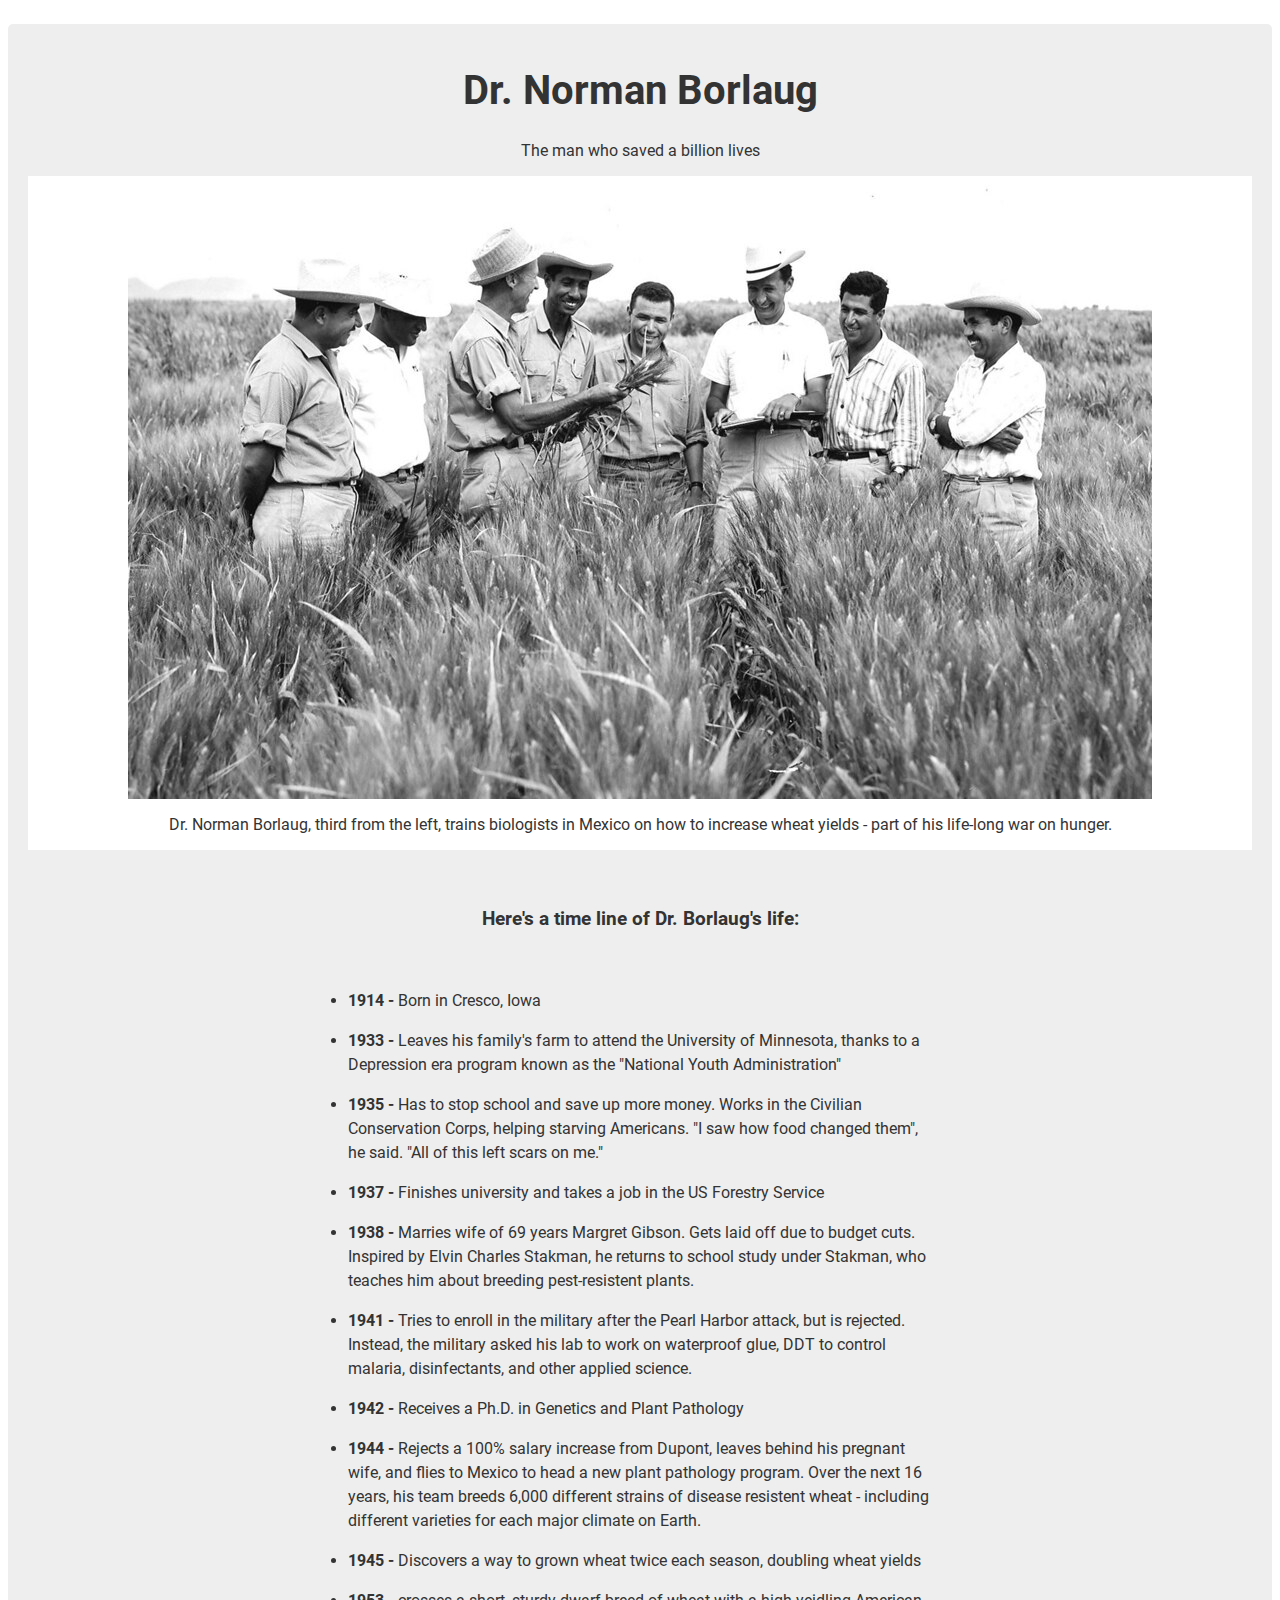
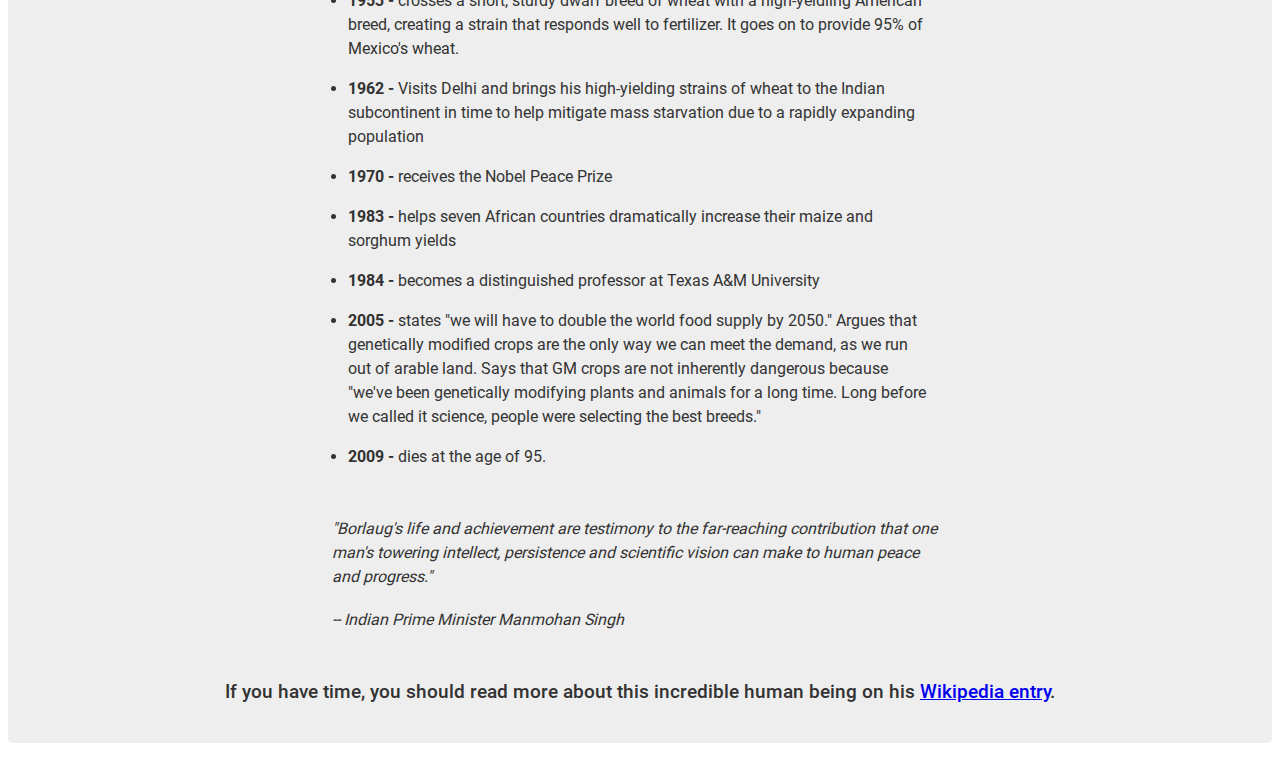
<file: tributePage/index.html>
<!DOCTYPE html>
<html lang="en">
<head>
    <meta charset="UTF-8">
    <meta name="viewport" content="width=device-width, initial-scale=1.0">
    <title>Tribute Page</title>
    <link rel="stylesheet" href="styles.css" />
</head>
<body>
    <main id="main">
            <section class="text-center">
                <h1 class="bold" id="title">Dr. Norman Borlaug</h1>
                <p>The man who saved a billion lives</p>
                <figure id="img-div">
                    <img id="image" src="./img/tribute-page-main-image.jpg" alt="main image">
                    <figcaption id="img-caption">Dr. Norman Borlaug, third from the left, trains biologists in Mexico on how to
                        increase wheat yields - part of his life-long war on hunger.</figcaption>
                </figure>
            </section>
            <section id="tribute-info">
                <h3 class="text-center">Here's a time line of Dr. Borlaug's life:</h3>
                <ul>
                    <li><span class="bold">1914 - </span>Born in Cresco, Iowa</li>
                    <li><span class="bold">1933 - </span>Leaves his family's farm to attend the University of Minnesota, thanks to a Depression era program known as the "National Youth Administration"</li>
                    <li><span class="bold">1935 - </span>Has to stop school and save up more money. Works in the Civilian Conservation Corps, helping starving Americans. "I saw how food changed them", he said. "All of this left scars on me."</li>
                    <li><span class="bold">1937 - </span>Finishes university and takes a job in the US Forestry Service</li>
                    <li><span class="bold">1938 - </span>Marries wife of 69 years Margret Gibson. Gets laid off due to budget cuts. Inspired by Elvin Charles Stakman, he returns to school study under Stakman, who teaches him about breeding pest-resistent plants.</li>
                    <li><span class="bold">1941 - </span>Tries to enroll in the military after the Pearl Harbor attack, but is rejected. Instead, the military asked his lab to work on waterproof glue, DDT to control malaria, disinfectants, and other applied science.</li>
                    <li><span class="bold">1942 - </span>Receives a Ph.D. in Genetics and Plant Pathology</li>
                    <li><span class="bold">1944 - </span>Rejects a 100% salary increase from Dupont, leaves behind his pregnant wife, and flies to Mexico to head a new plant pathology program. Over the next 16 years, his team breeds 6,000 different strains of disease resistent wheat - including different varieties for each major climate on Earth.</li>
                    <li><span class="bold">1945 - </span>Discovers a way to grown wheat twice each season, doubling wheat yields</li>
                    <li><span class="bold">1953 - </span>crosses a short, sturdy dwarf breed of wheat with a high-yeidling American breed, creating a strain that responds well to fertilizer. It goes on to provide 95% of Mexico's wheat.</li>
                    <li><span class="bold">1962 - </span>Visits Delhi and brings his high-yielding strains of wheat to the Indian subcontinent in time to help mitigate mass starvation due to a rapidly expanding population</li>
                    <li><span class="bold">1970 - </span>receives the Nobel Peace Prize</li>
                    <li><span class="bold">1983 - </span>helps seven African countries dramatically increase their maize and sorghum yields</li>
                    <li><span class="bold">1984 - </span>becomes a distinguished professor at Texas A&M University</li>
                    <li><span class="bold">2005 - </span>states "we will have to double the world food supply by 2050." Argues that genetically modified crops are the only way we can meet the demand, as we run out of arable land. Says that GM crops are not inherently dangerous because "we've been genetically modifying plants and animals for a long time. Long before we called it science, people were selecting the best breeds."</li>
                    <li><span class="bold">2009 - </span>dies at the age of 95.</li>
                </ul>
            </section>
            <section id="emphasize">
                <em>"Borlaug's life and achievement are testimony to the far-reaching contribution that one man's towering intellect, persistence and scientific vision can make to human peace and progress."</em>
                <em>-- Indian Prime Minister Manmohan Singh</em>
            </section>
            <section>
                <p class="text-link">If you have time, you should read more about this incredible human being on his <a id="tribute-link" href="https://en.wikipedia.org/wiki/Norman_Borlaug" target="_blank">Wikipedia entry</a>.</p>
            </section>
    </main>
</body>
</html>
</file>
<file: balanceSheet/styles.css>
span[class~="sr-only"] {
    border: 0 !important;
    clip: rect(1px, 1px, 1px, 1px) !important;
    clip-path: inset(50%) !important;
    height: 1px !important;
    width: 1px !important;
    position: absolute !important;
    overflow: hidden !important;
    white-space: nowrap !important;
    padding: 0 !important;
    margin: -1px !important;
  }
  
  html {
    box-sizing: border-box;
  }
  
  body {
    font-family: sans-serif;
    color: #0a0a23;
  }
  
  h1 {
    max-width: 37.25rem;
    margin: 0 auto;
    padding: 1.5rem 1.25rem;
  }
  
  h1 .flex {
    display: flex;
    flex-direction: column-reverse;
    gap: 1rem;
  }
  
  h1 .flex span:first-of-type {
    font-size: 0.7em;
  }
  
  h1 .flex span:last-of-type {
    font-size: 1.2em;
  }
  
  section {
    max-width: 40rem;
    margin: 0 auto;
    border: 2px solid #d0d0d5;
  }
  
  #years {
    display: flex;
    justify-content: flex-end;
    position: sticky;
    z-index: 999;
    top: 0;
    background: #0a0a23;
    color: #fff;
    padding: 0.5rem calc(1.25rem + 2px) 0.5rem 0;
    margin: 0 -2px;
  }
  
  #years span[class] {
    font-weight: bold;
    width: 4.5rem;
    text-align: right;
  }
  
  .table-wrap {
    padding: 0 0.75rem 1.5rem 0.75rem;
  }
  
  table {
    border-collapse: collapse;
    border: 0;
    width: 100%;
    position: relative;
    margin-top: 3rem;
  }
  
  table caption {
    color: #356eaf;
    font-size: 1.3em;
    font-weight: normal;
    position: absolute;
    top: -2.25rem;
    left: 0.5rem;
  }
  
  tbody td {
    width: 100vw;
    min-width: 4rem;
    max-width: 4rem;
  }
  
  tbody th {
    width: calc(100% - 12rem);
  }
  
  tr[class="total"] {
    border-bottom: 4px double #0a0a23;
    font-weight: bold;
  }
  
  tr[class="total"] th {
    text-align: left;
    padding: 0.5rem 0 0.25rem 0.5rem;
  }
  
  tr.total td {
    text-align: right;
    padding: 0 0.25rem;
  }
  
  tr.total td:nth-of-type(3) {
    padding-right: 0.5rem;
  }
  
  tr.total:hover {
    background-color: #99c9ff;
  }
  
  td.current {
    font-style: italic;
  }
  
  tr.data {
    background-image: linear-gradient(to bottom, #dfdfe2 1.845rem, white 1.845rem);
  }
  
  tr.data th {
    text-align: left;
    padding-top: 0.3rem;
    padding-left: 0.5rem;
  }
  
  tr.data th .description {
    display: block;
    font-weight: normal;
    font-style: italic;
    padding: 1rem 0 0.75rem;
    margin-right: -13.5rem;
  }
  
  tr.data td {
    vertical-align: top;
    padding: 0.3rem 0.25rem 0;
    text-align: right;
  }
  
  tr.data td:last-of-type {
    padding-right:0.5rem;
  }
</file>
<file: catPainting/styles.css>
* {
    box-sizing: border-box;
  }
  
  body {
    background-color: #c9d2fc;
  }
  
  .cat-head {
    position: absolute;
    right: 0;
    left: 0;
    top: 0;
    bottom: 0;
    margin: auto;
    background: linear-gradient(#5e5e5e 85%, #45454f 100%);
    width: 205px;
    height: 180px;
    border: 1px solid #000;
    border-radius: 46%;
  }
  
  .cat-left-ear {
    position: absolute;
    top: -26px;
    left: -31px;
    z-index: 1;
    border-top-left-radius: 90px;
    border-top-right-radius: 10px;
    transform: rotate(-45deg);
    border-left: 35px solid transparent;
    border-right: 35px solid transparent;
    border-bottom: 70px solid #5e5e5e;
  }
  
  .cat-right-ear {
    position: absolute;
    top: -26px;
    left: 163px;
    z-index: 1;
    transform: rotate(45deg);
    border-top-left-radius: 90px;
    border-top-right-radius: 10px;
    border-left: 35px solid transparent;
    border-right: 35px solid transparent;
    border-bottom: 70px solid #5e5e5e;
  }
  
  .cat-left-inner-ear {
    position: absolute;
    top: 22px;
    left: -20px;
    border-top-left-radius: 90px;
    border-top-right-radius: 10px;
    border-bottom-right-radius: 40%;
    border-bottom-left-radius: 40%;
    border-left: 20px solid transparent;
    border-right: 20px solid transparent;
    border-bottom: 40px solid #3b3b4f;
  }
  
  .cat-right-inner-ear {
    position: absolute;
    top: 22px;
    left: -20px;
    border-top-left-radius: 90px;
    border-top-right-radius: 10px;
    border-bottom-right-radius: 40%;
    border-bottom-left-radius: 40%;
    border-left: 20px solid transparent;
    border-right: 20px solid transparent;
    border-bottom: 40px solid #3b3b4f;
  }
  
  .cat-left-eye {
    position: absolute;
    top: 54px;
    left: 39px;
    border-radius: 60%;
    transform: rotate(25deg);
    width: 30px;
    height: 40px;
    background-color: #000;
  }
  
  .cat-right-eye {
    position: absolute;
    top: 54px;
    left: 134px;
    border-radius: 60%;
    transform: rotate(-25deg);
    width: 30px;
    height: 40px;
    background-color: #000;
  }
  
  .cat-left-inner-eye {
    position: absolute;
    top: 8px;
    left: 2px;
    width: 10px;
    height: 20px;
    transform: rotate(10deg);
    background-color: #fff;
    border-radius: 60%;
  }
  
  .cat-right-inner-eye {
    position: absolute;
    top: 8px;
    left: 18px;
    transform: rotate(-5deg);
    width: 10px;
    height: 20px;
    background-color: #fff;
    border-radius: 60%;
  }
  
  .cat-nose {
    position: absolute;
    top: 108px;
    left: 85px;
    border-top-left-radius: 50%;
    border-bottom-right-radius: 50%;
    border-bottom-left-radius: 50%;
    transform: rotate(180deg);
    border-left: 15px solid transparent;
    border-right: 15px solid transparent;
    border-bottom: 20px solid #442c2c;
  }
  
  .cat-mouth div {
    width: 30px;
    height: 50px;
    border: 2px solid #000;
    border-radius: 190%/190px 150px 0 0;
    border-color: black transparent transparent transparent;
  }
  
  .cat-mouth-line-left {
    position: absolute;
    top: 88px;
    left: 74px;
    transform: rotate(170deg);
  }
  
  .cat-mouth-line-right {
    position: absolute;
    top: 88px;
    left: 91px;
    transform: rotate(165deg);
  }
  
  .cat-whiskers-left div {
    width: 40px;
    height: 1px;
    background-color: #000;
  }
  
  .cat-whiskers-right div {
    width: 40px;
    height: 1px;
    background-color: #000;
  }
  
  .cat-whisker-left-top {
    position: absolute;
    top: 120px;
    left: 52px;
    transform: rotate(10deg);
  }
  
  .cat-whisker-left-middle {
    position: absolute;
    top: 127px;
    left: 52px;
    transform: rotate(3deg);
  }
  
  .cat-whisker-left-bottom {
    position: absolute;
    top: 134px;
    left: 52px;
    transform: rotate(-3deg);
  }
  
  .cat-whisker-right-top {
    position: absolute;
    top: 120px;
    left: 109px;
    transform: rotate(-10deg);
  }
  
  .cat-whisker-right-middle {
    position: absolute;
    top: 127px;
    left: 109px;
    transform: rotate(-3deg);
  }
  
  .cat-whisker-right-bottom {
    position: absolute;
    top: 134px;
    left: 109px;
    transform: rotate(3deg);
  }
</file>
<file: colorMarkers/styles.css>
h1 {
    text-align: center;
  }
  
  .container {
    background-color: rgb(255, 255, 255);
    padding: 10px 0;
  }
  
  .marker {
    width: 200px;
    height: 25px;
    margin: 10px auto;
  }
  
  .cap {
    width: 60px;
    height: 25px;
  }
  
  .sleeve {
    width: 110px;
    height: 25px;
    background-color: rgba(255, 255, 255, 0.5);
    border-left: 10px double rgba(0, 0, 0, 0.75);
  }
  
  .cap, .sleeve {
    display: inline-block;
  }
  
  .red {
    background: linear-gradient(rgb(122, 74, 14), rgb(245, 62, 113), rgb(162, 27, 27));
    box-shadow: 0 0 20px 0 rgba(83, 14, 14, 0.8);
  }
  
  .green {
    background: linear-gradient(#55680D, #71F53E, #116C31);
    box-shadow: 0 0 20px 0 #3B7E20CC;
  }
  
  .blue {
    background: linear-gradient(hsl(186, 76%, 16%), hsl(223, 90%, 60%), hsl(240, 56%, 42%));
    box-shadow: 0 0 20px 0 hsla(223, 59%, 31%, 0.8);
  }
</file>
<file: nutritionLabel/styles.css>
* {
    box-sizing: border-box;
  }
  
  html {
    font-size: 16px;
  }
  
  body {
    font-family: 'Open Sans', sans-serif;
  }
  
  .label {
    border: 2px solid black;
    width: 270px;
    margin: 20px auto;
    padding: 0 7px;
  }
  
  header h1 {
    text-align: center;
    margin: -4px 0;
    letter-spacing: 0.15px
  }
  
  p {
    margin: 0;
    display: flex;
    justify-content: space-between;
  }
  
  .divider {
    border-bottom: 1px solid #888989;
    margin: 2px 0;
  }
  
  .bold {
    font-weight: 800;
  }
  
  .large {
    height: 10px;
  }
  
  .large, .medium {
    background-color: black;
    border: 0;
  }
  
  .medium {
    height: 5px;
  }
  
  .small-text {
    font-size: 0.85rem;
  }
  
  
  .calories-info {
    display: flex;
    justify-content: space-between;
    align-items: flex-end;
  }
  
  .calories-info h2 {
    margin: 0;
  }
  
  .left-container p {
    margin: -5px -2px;
    font-size: 2em;
    font-weight: 700;
  }
  
  .calories-info span {
    margin: -7px -2px;
    font-size: 2.4em;
    font-weight: 700;
  }
  
  .right {
    justify-content: flex-end;
  }
  
  .indent {
    margin-left: 1em;
  }
  
  .double-indent {
    margin-left: 2em;
  }
  
  .daily-value p:not(.no-divider) {
    border-bottom: 1px solid #888989;
  }
  
  .note {
    font-size: 0.6rem;
    margin: 5px 0;
    padding: 0 8px;
    text-indent:-8px;
  }
</file>
<file: projects/styles.css>
html {
    margin:0;
    padding:0;
    box-sizing:border-box;
    font-family: Arial, Helvetica, sans-serif;
}
*, *::before, *::after {
    box-sizing: inherit;
  }

  h1{
    font-size: 3rem;
    font-weight: 600;
    text-align: center;
    font-size: 3rem;
  }
  h3 {
    text-align: center;
    font-size: 1.5rem;
  }
  #proyectos {
    width: 100%;
    display: grid;
    grid-template-columns: repeat(3, 22%);
    justify-content: space-evenly;
    row-gap: 10vh;
    position: relative;
    margin-top: 10vh;
  }

  .proyecto {
    background-color: hotpink;
    border: 2px solid #000;
  }

  img {
    height: 20vh;
    width: 100%;
    object-fit: cover;
  }

  .proyecto h3{
    text-align: center;
    font-size: 1.5rem;
  }

  a {
    text-align: center;
    display: inline-block;
    width: 49%;
    font-size: 1.5rem;
    padding-bottom: 2rem;
  }

  @media screen and (max-width: 1450px) {

    #proyectos {
      grid-template-columns: repeat(2, 40%);
    }
  }

  @media screen and (max-width: 590px) {

    #proyectos {
      grid-template-columns: repeat(1, 80%);
    }
  }
</file>
<file: registrationForm/styles.css>
body {
    width: 100%;
    height: 100vh;
    margin: 0;
    background-color: #1b1b32;
    color: #f5f6f7;
    font-family: Tahoma;
    font-size: 16px;
  }
  
  h1, p {
    margin: 1em auto;
    text-align: center;
  }
  
  form {
    width: 60vw;
    max-width: 500px;
    min-width: 300px;
    margin: 0 auto;
    padding-bottom: 2em;
  }
  
  fieldset {
    border: none;
    padding: 2rem 0;
    border-bottom: 3px solid #3b3b4f;
  }
  
  fieldset:last-of-type {
    border-bottom: none;
  }
  
  label {
    display: block;
    margin: 0.5rem 0;
  }
  
  input,
  textarea,
  select {
    margin: 10px 0 0 0;
    width: 100%;
    min-height: 2em;
  }
  
  input, textarea {
    background-color: #0a0a23;
    border: 1px solid #0a0a23;
    color: #ffffff;
  }
  
  .inline {
    width: unset;
    margin: 0 0.5em 0 0;
    vertical-align: middle;
  }
  
  input[type="submit"] {
    display: block;
    width: 60%;
    margin: 1em auto;
    height: 2em;
    font-size: 1.1rem;
    background-color: #3b3b4f;
    border-color: white;
    min-width: 300px;
  }
  
  input[type="file"] {
    padding: 1px 2px;
  }
  
   a {
     color: #dfdfe2;
   }
</file>
<file: rothkoPainting/styles.css>
.canvas {
    width: 500px;
    height: 600px;
    background-color: #4d0f00;
    overflow: hidden;
    filter: blur(2px);
  }
  
  .frame {
    border: 50px solid black;
    width: 500px;
    padding: 50px;
    margin: 20px auto;
  }
  
  .one {
    width: 425px;
    height: 150px;
    background-color: #efb762;
    margin: 20px auto;
    box-shadow: 0 0 3px 3px #efb762;
    border-radius: 9px;
    transform: rotate(-0.6deg);
  }
  
  .two {
    width: 475px;
    height: 200px;
    background-color: #8f0401;
    margin: 0 auto 20px;
    box-shadow: 0 0 3px 3px #8f0401;
    border-radius: 8px 10px;
    transform: rotate(0.4deg);
  }
  
  .one, .two {
    filter: blur(1px);
  }
  
  .three {
    width: 91%;
    height: 28%;
    background-color: #b20403;
    margin: auto;
    filter: blur(2px);
    box-shadow: 0 0 5px 5px #b20403;
    border-radius: 30px 25px 60px 12px;
  transform: rotate(-0.2deg);
  }
</file>
<file: technicalDocumentation/styles.css>
/**VARIABLES**/
:root {
    --navbar-width-long-screen: 300px;
    --content-width-long-screen: calc(100% - 300px);

    --navbar-width-short-screen: 100%;
    --content-width-short-screen: 100%;
}

/**RESET**/
html {
    margin:0;
    padding:0;
    box-sizing:border-box;
}
*, *::before, *::after {
    box-sizing: inherit;
  }

body {
    font-family: Arial, Helvetica, sans-serif;
    color: rgb(71, 71, 71);
}

/**GENERAL PROPERTIES**/
h1, h2 {
    margin: 0;
    font-size: 1.8rem;
    font-weight: 400;
    color: black;
}

/*NAVBAR*/
#navbar {
    width: var(--navbar-width-long-screen);
    height: 100vh;
    position:fixed;
    border-right: 3px solid gray;
    top:0;
    left: 0;
}

#navbar h1 {
    text-align: center;
    margin-top: 22px;
    margin-bottom: 11px;
}

#navbar .list-wrapper {
    height:100%;
    overflow-y: auto;
}

#navbar ul {
    list-style-type: none;
    padding:0;
}

#navbar li {
    border-top: 1px solid lightslategray;
    padding: 13px 0 13px 40px;
    
}

#navbar a {
    color: #5f5f5f;
    text-decoration: none;
}

/*MAIN CONTENT*/

#main-doc {
    width: var(--content-width-long-screen);
    position: absolute;
    right:0;
    top:0;
    padding: 35px;
}

#main-doc .section-title {
    font-size: 1.8rem;
}

#main-doc article {
    font-family: Verdana, Geneva, Tahoma, sans-serif;
    font-size: 0.9rem;
    line-height: 25px;
    margin: 25px 0 25px 30px;
}

#main-doc code {
    display: block;
    background-color: #eee;
    white-space: pre-line;
    border-radius: 5px;
    margin-left: 10px;
    padding: 18px 15px;
    font-size: 0.8rem;
}

#main-doc li {
    padding-bottom: 15px;
}
#main-doc .line-break::after {
    content: "\000A";
}

/*TABLET AND MOBILE SCREEN SETTINGS*/

@media (max-width: 768px) {
    #navbar {
        position: relative;
        width: var(--navbar-width-short-screen);
        border: none;
        max-height: 18rem;
    }
    
    #navbar .list-wrapper {
        position: relative;
        border-width: 2px 1px 2px 1px;
        border-style: solid;
        border-color: lightslategray;
        height: 15rem;
    }

    #navbar ul {
        margin: 0;
    }
    
    #main-doc {
        position: relative;
        width: var(--content-width-short-screen);
    }

}
</file>
<file: tributePage/styles.css>
/**IMPORT FONTS**/

/* Thin */
@font-face {
    font-family: 'Roboto';
    src: url(./fonts/roboto/Roboto-Thin.ttf) format('truetype');
    font-style: normal;
    font-weight: 100;
}

/* Light */
@font-face {
    font-family: 'Roboto';
    src: url(./fonts/roboto/Roboto-Light.ttf) format('truetype');
    font-style: normal;
    font-weight: 300;
}

/* Normal */
@font-face {
    font-family: 'Roboto';
    src: url(./fonts/roboto/Roboto-Regular.ttf) format('truetype');
    font-style: normal;    
    font-weight: 400;
}

/* Medium */
@font-face {
    font-family: 'Roboto';
    src: url(./fonts/roboto/Roboto-Medium.ttf) format('truetype');
    font-style: normal;
    font-weight: 500;
}

/* Bold */
@font-face {
    font-family: 'Roboto';
    src: url(./fonts/roboto/Roboto-Bold.ttf) format('truetype');
    font-style: normal;    
    font-weight: 700;
}

/* Black */
@font-face {
    font-family: 'Roboto';
    src: url(./fonts/roboto/Roboto-Black.ttf) format('truetype');
    font-style: normal;
    font-weight: 900;
}

/**RESET**/
html {
    margin:0;
    padding:0;
    box-sizing:border-box;
}

body {
    font-family: 'Roboto', sans-serif;
    color: #333;
}

/**GENERAL PROPERTIES**/
.bold{
    font-weight: bold;
}

.text-center {
    text-align: center;
}

.italic {
    font-style: italic;
}

/**SECTIONS**/

#main {
    background-color: #eee;
    margin: 1.5rem auto;
    border-radius: 5px;
    padding: 1rem;
}

#main h1{
    font-size: 2.5rem ;
}

#img-div{
    background-color: #fff;
    margin: auto 0.25rem;
}

#image{
    display: block;
    height: auto;
    margin: 0 auto;
    max-width: 100%;
}

#img-caption {
    padding: 1rem;
}

h3{
    padding: 2.5rem;
}

ul, em{
    margin: 0 auto;
    width: max(50%, 200px);
    padding: 0;
}

li{
    margin:1rem;
    line-height: 1.5rem;
}

#emphasize{
    margin-top: 3rem;
}

em {
    display: block;
    font-weight: 400;
    line-height: 1.5rem;
}

em:nth-child(2){
    padding-top: 1.2rem;
}


.text-link{
    text-align: center;
    margin-top: 3rem;
    margin-bottom: 1.5rem;
    font-size: 1.2rem;
    font-weight: 500;
}
</file>
<file: surveyForm/styles.css>
@font-face {
    font-family: "Poppins";
    src: url('./fonts/poppins/Poppins-Regular.ttf');
}

/*RESET*/

html {
    margin:0;
    padding:0;
    box-sizing:border-box;
}

*, *:before, *:after {
    box-sizing: inherit;
  }

body {
    font-family: 'Poppins', sans-serif;
    width: 100%;
    height: 100vh;
    margin: 0;
    background-image: linear-gradient( 115deg, rgba(58, 58, 158, 0.8), rgba(136, 136, 206, 0.7) ), url(./img/survey-form-background.jpeg);
    background-attachment: fixed;
    background-position: center;
    background-size: cover;
    color: #FFF;
}
h1, #description {
    margin: 0 auto;
    text-align: center;
}

h1 {
    font-weight: 400;
    margin-top: 2.5rem;
}

#description {
    font-style: italic;
    margin-bottom: 1.5rem;
    font-weight: 100;
    text-shadow: 1px 1px 1px rgba(0, 0, 0, 0.4);
}

.container {
    margin: 0 auto;
    width: 60vw;
    min-width: 30vw;
    background: rgba(27, 27, 50, 0.8);
    padding: 3em;
    border-radius: 4px;
}

fieldset  {
    display: block;
    border: none;
    padding: 0;
    width: 100%;
}

label {
    display: block;
    font-size: 1.125rem;
}

/*INPUTS*/

input , select, textarea {
    width: 100%;
    height: 2.5rem;
    border-radius: 0.25rem;
    border:none;
    font: inherit;
    margin: 0.5rem 0 1.25rem 0;
    padding-left: 1rem;
}

.label-radio, .label-checkbox{
    margin-top: 0.5rem;
}

.last-opt {
    margin-bottom: 2.5rem;
}

textarea {
    height: 7rem;
    border-radius: 0;
}

input[type="radio"], input[type="checkbox"] { 
    width: 1.3rem;
    height: 1.3rem;
    vertical-align: middle;
    margin: 0;
}

select {
    color:#495057;
}

input[type="submit"]{
    background-color: #37af65;
    color: #FFF;
}
</file>
